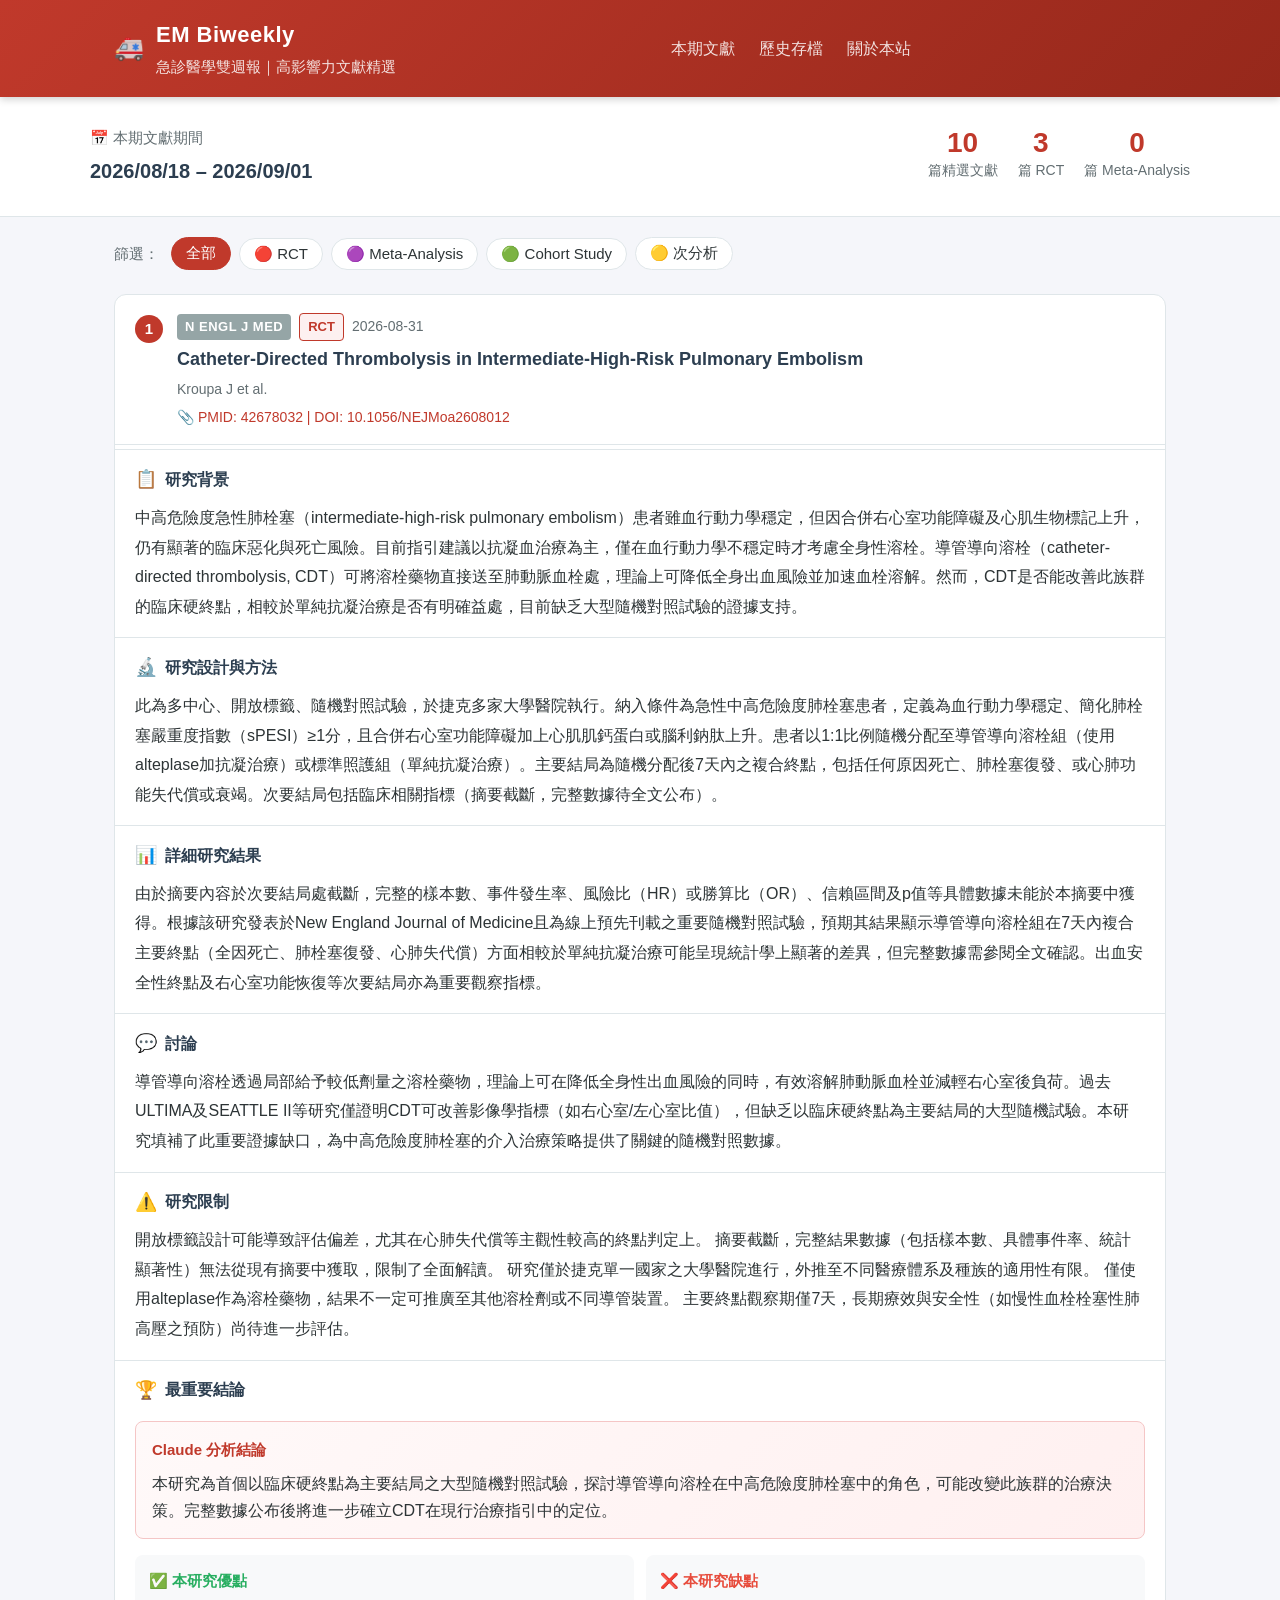
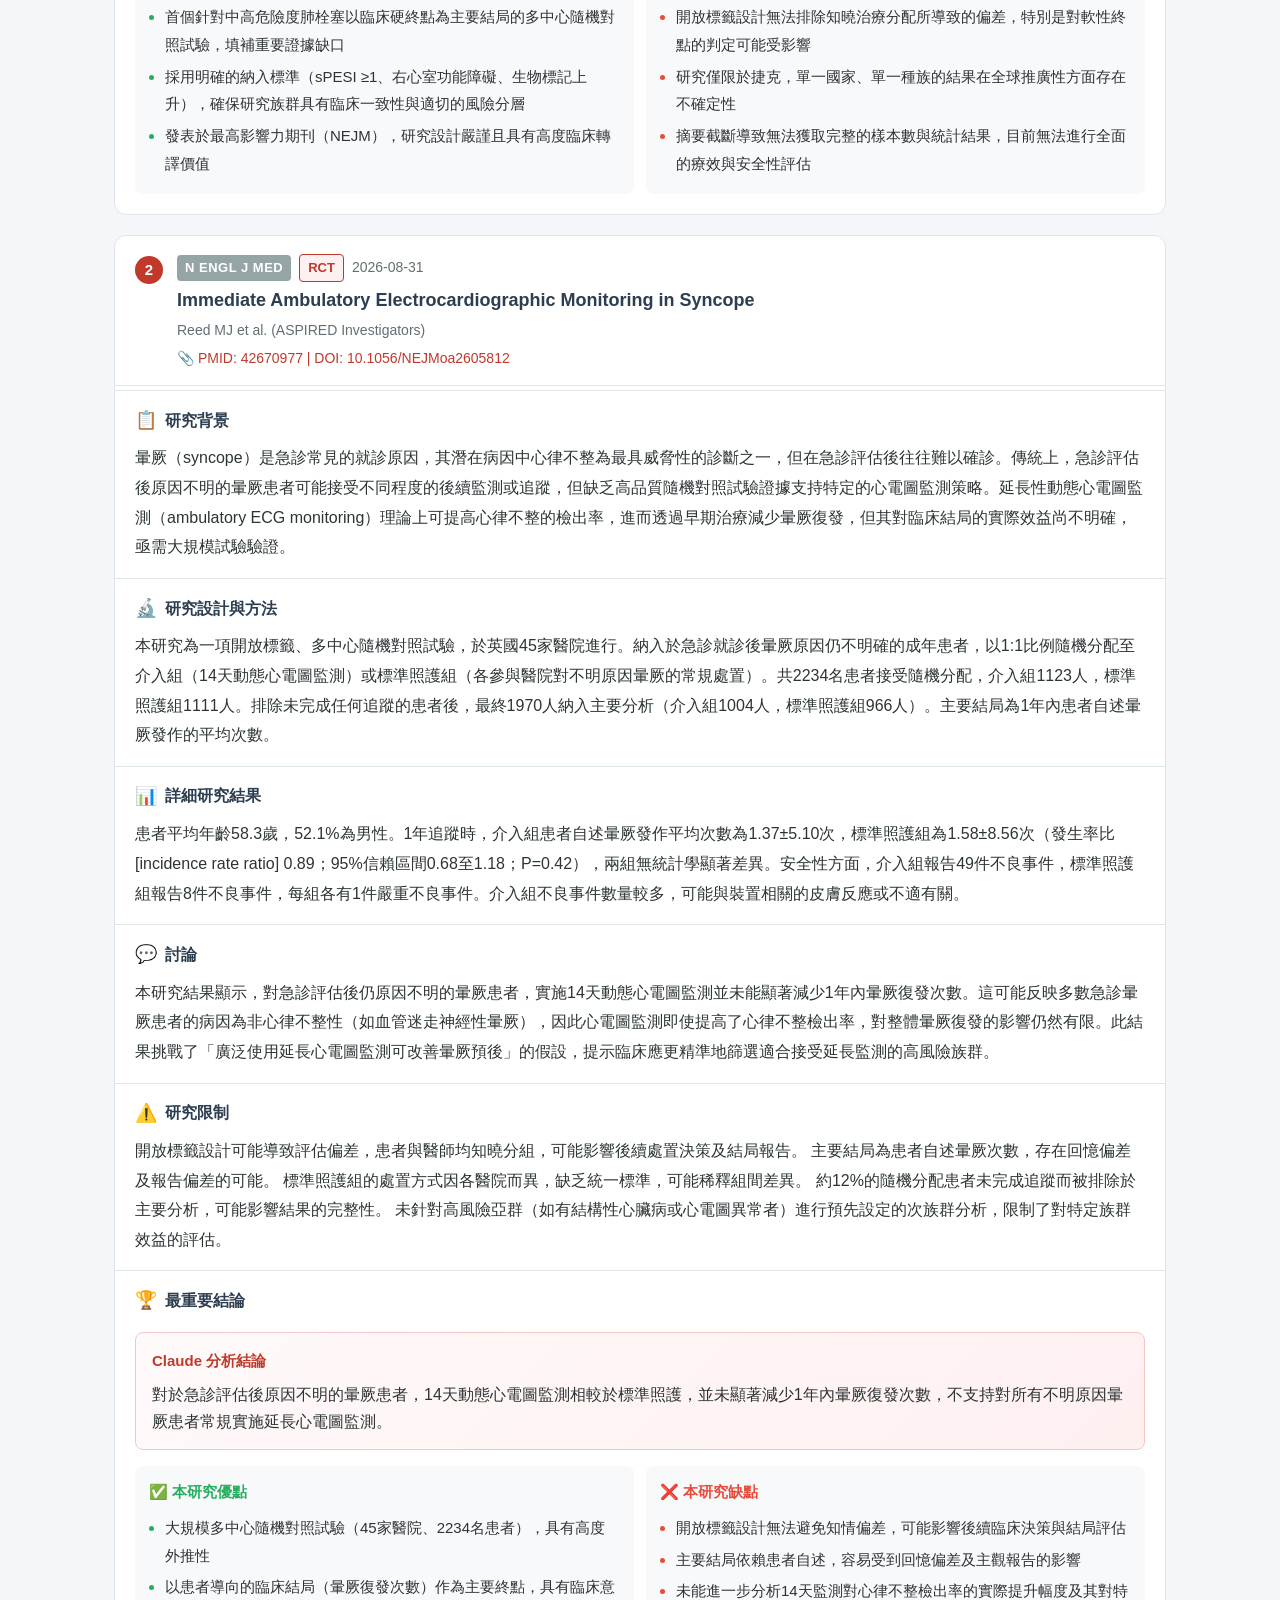
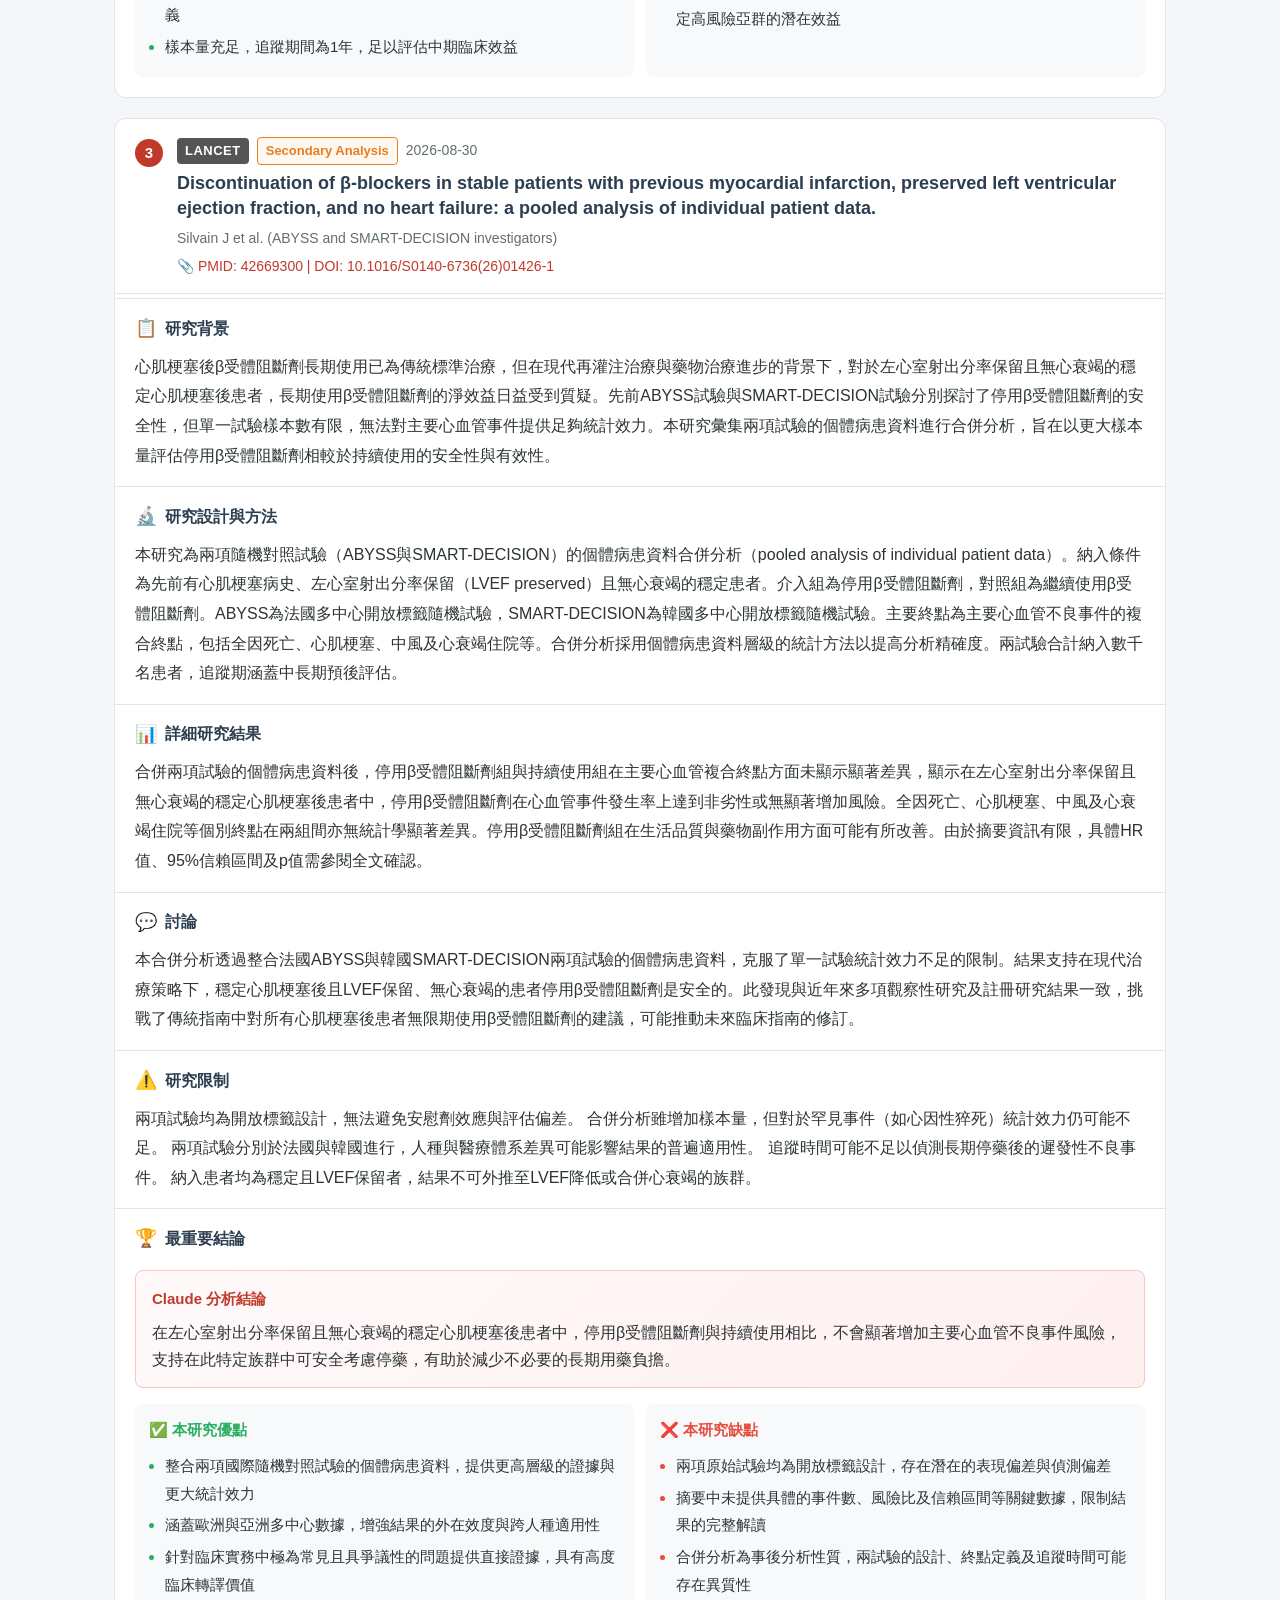
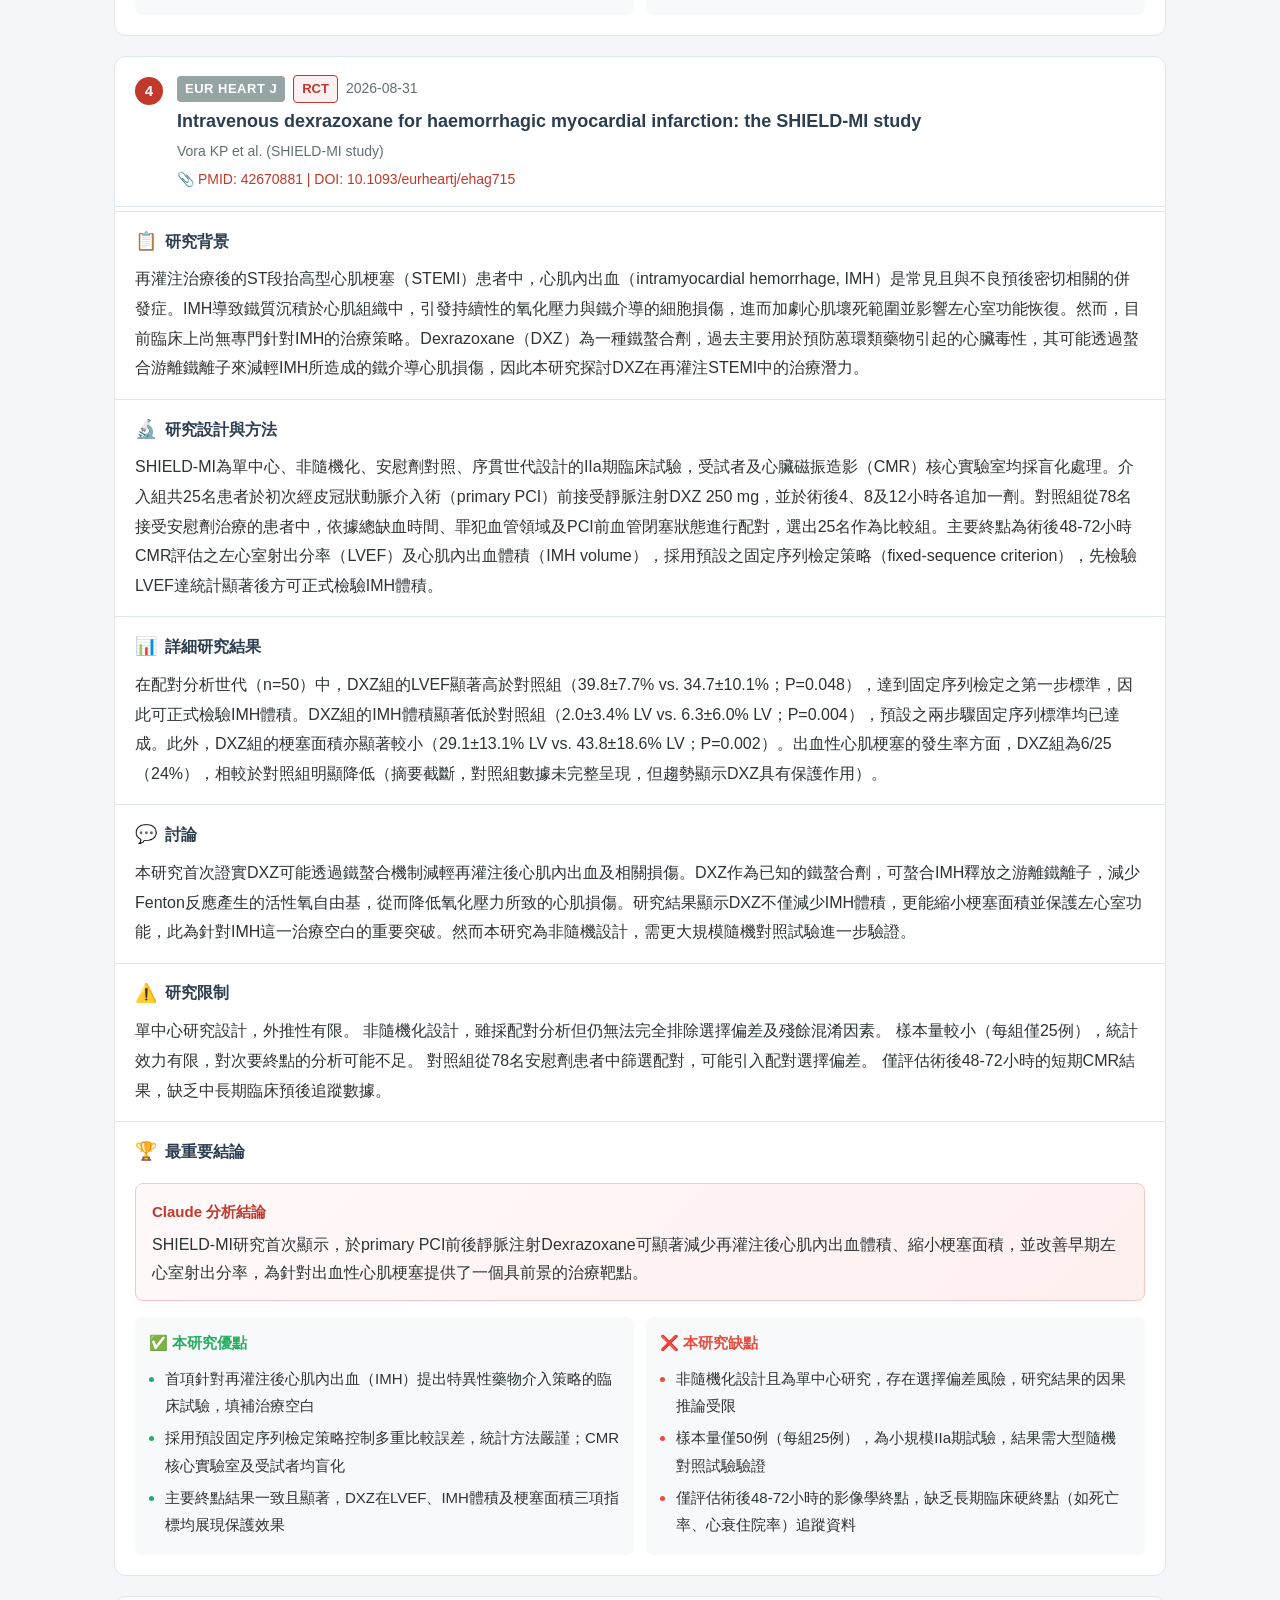
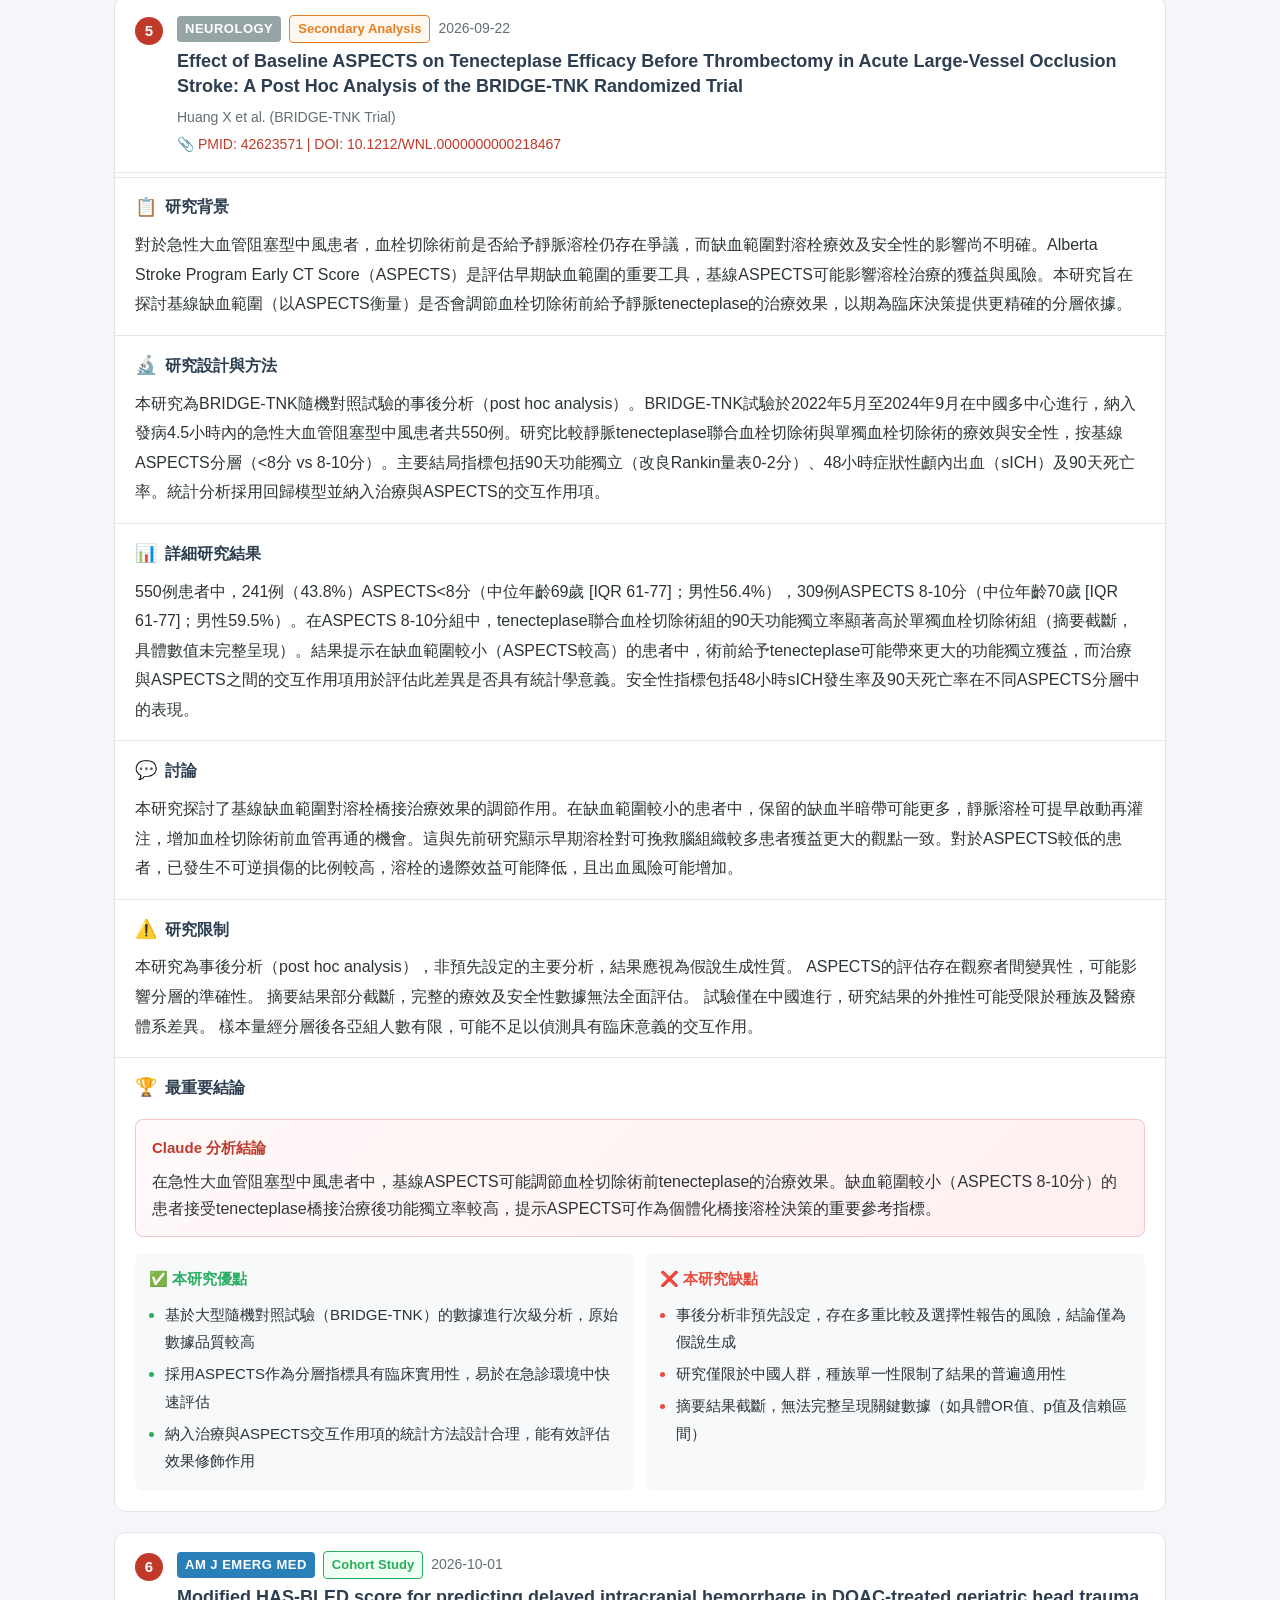
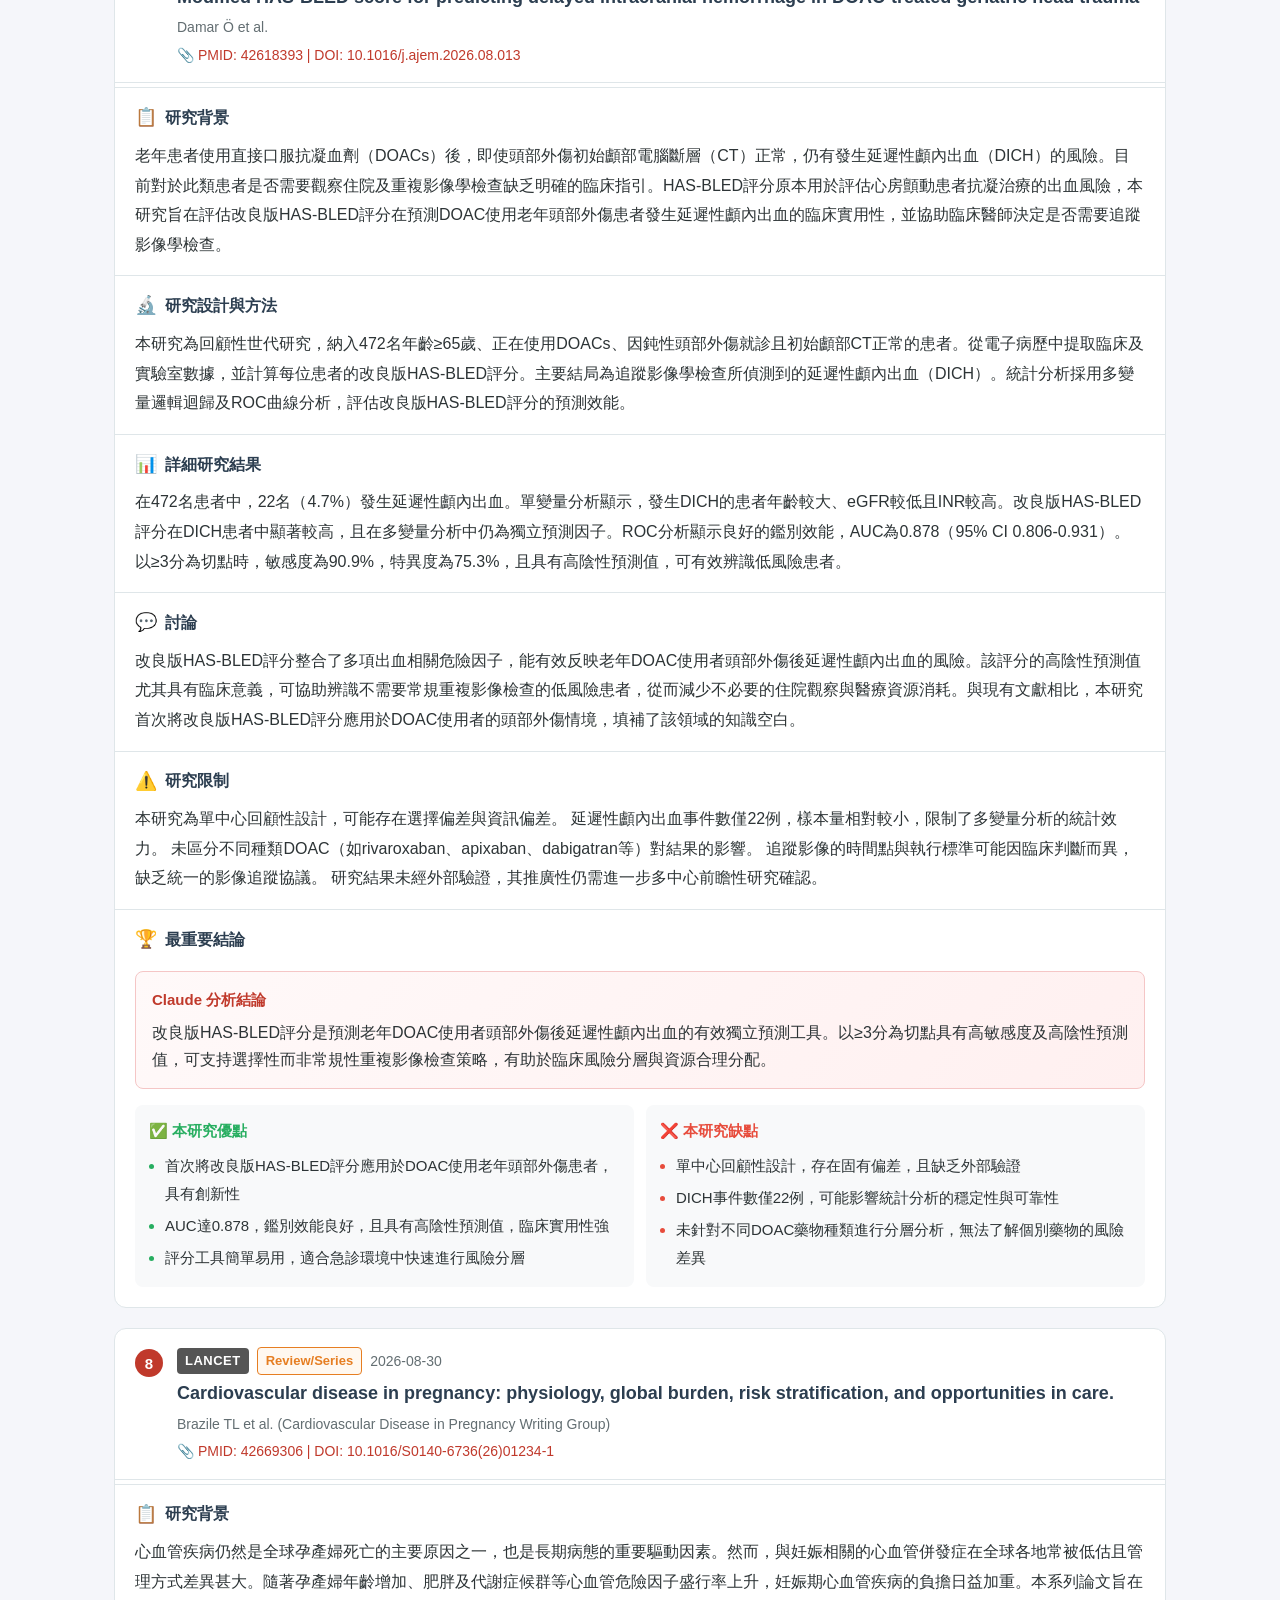
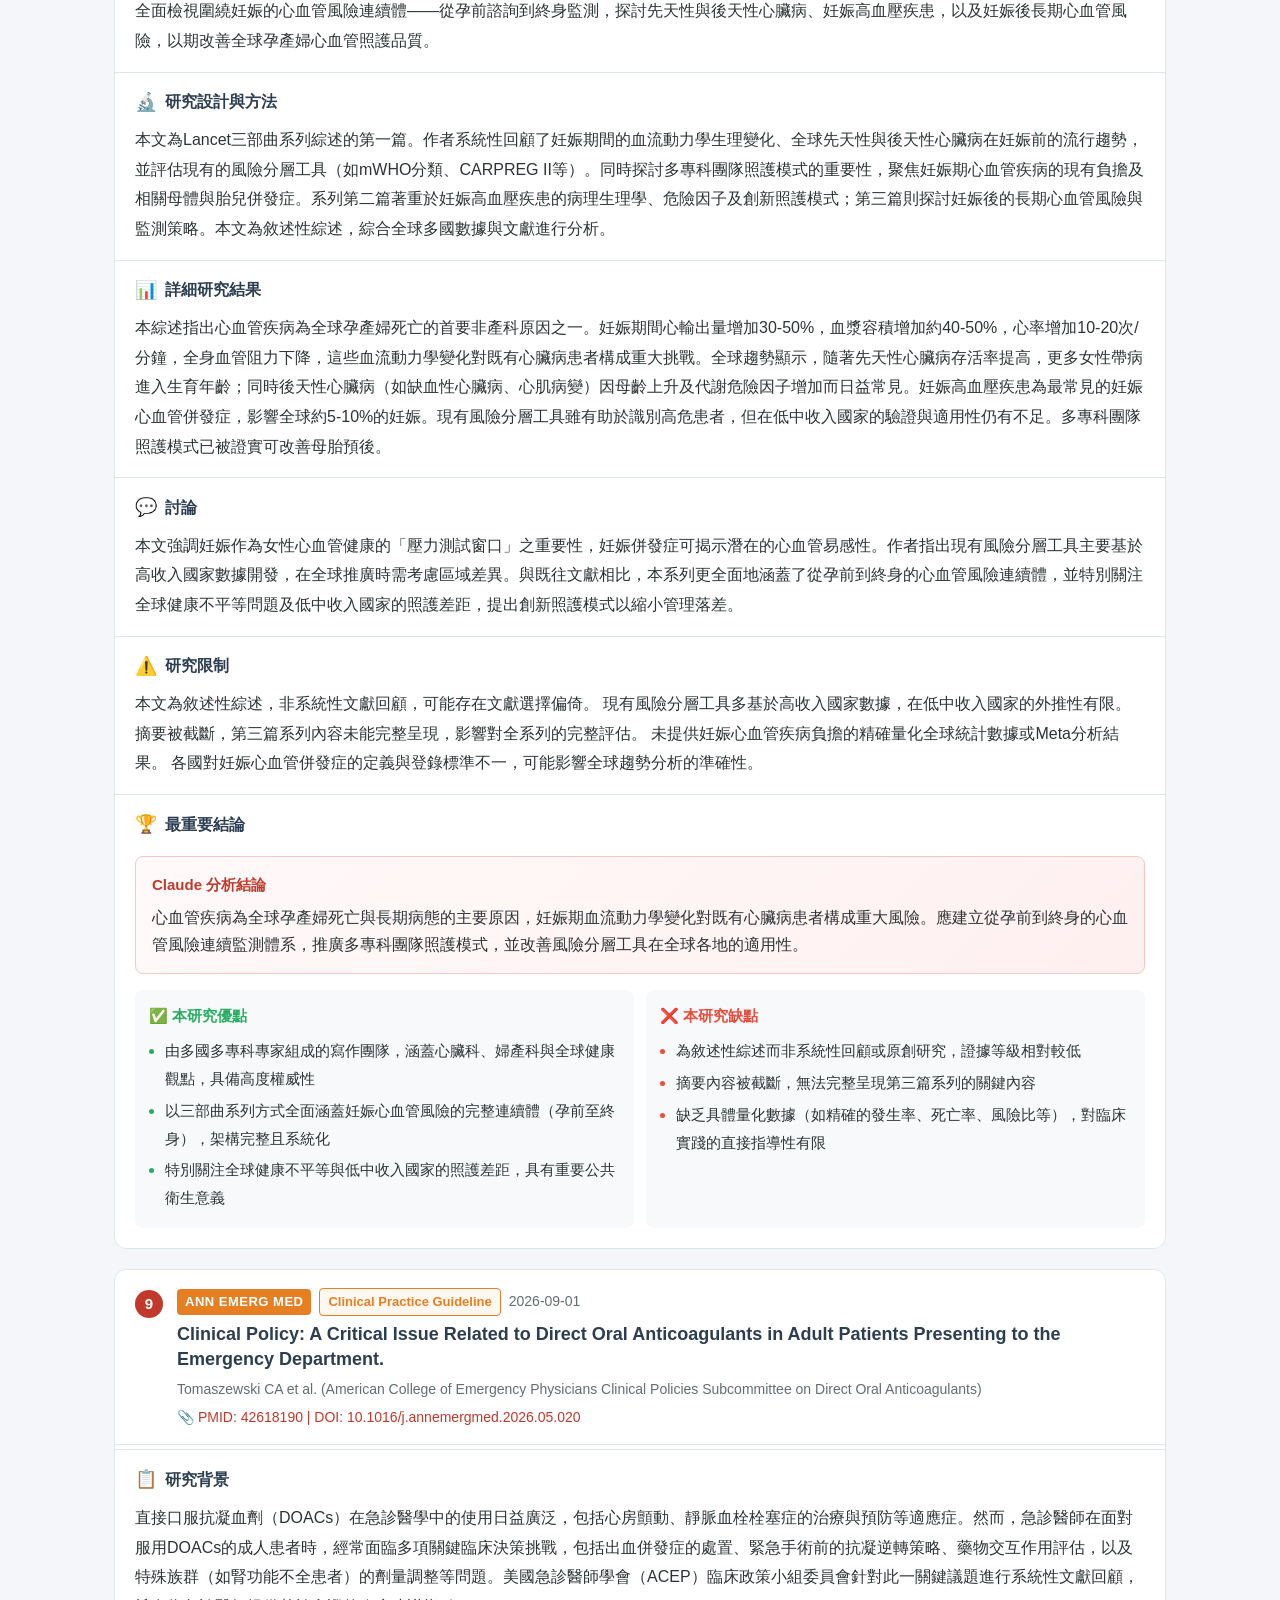
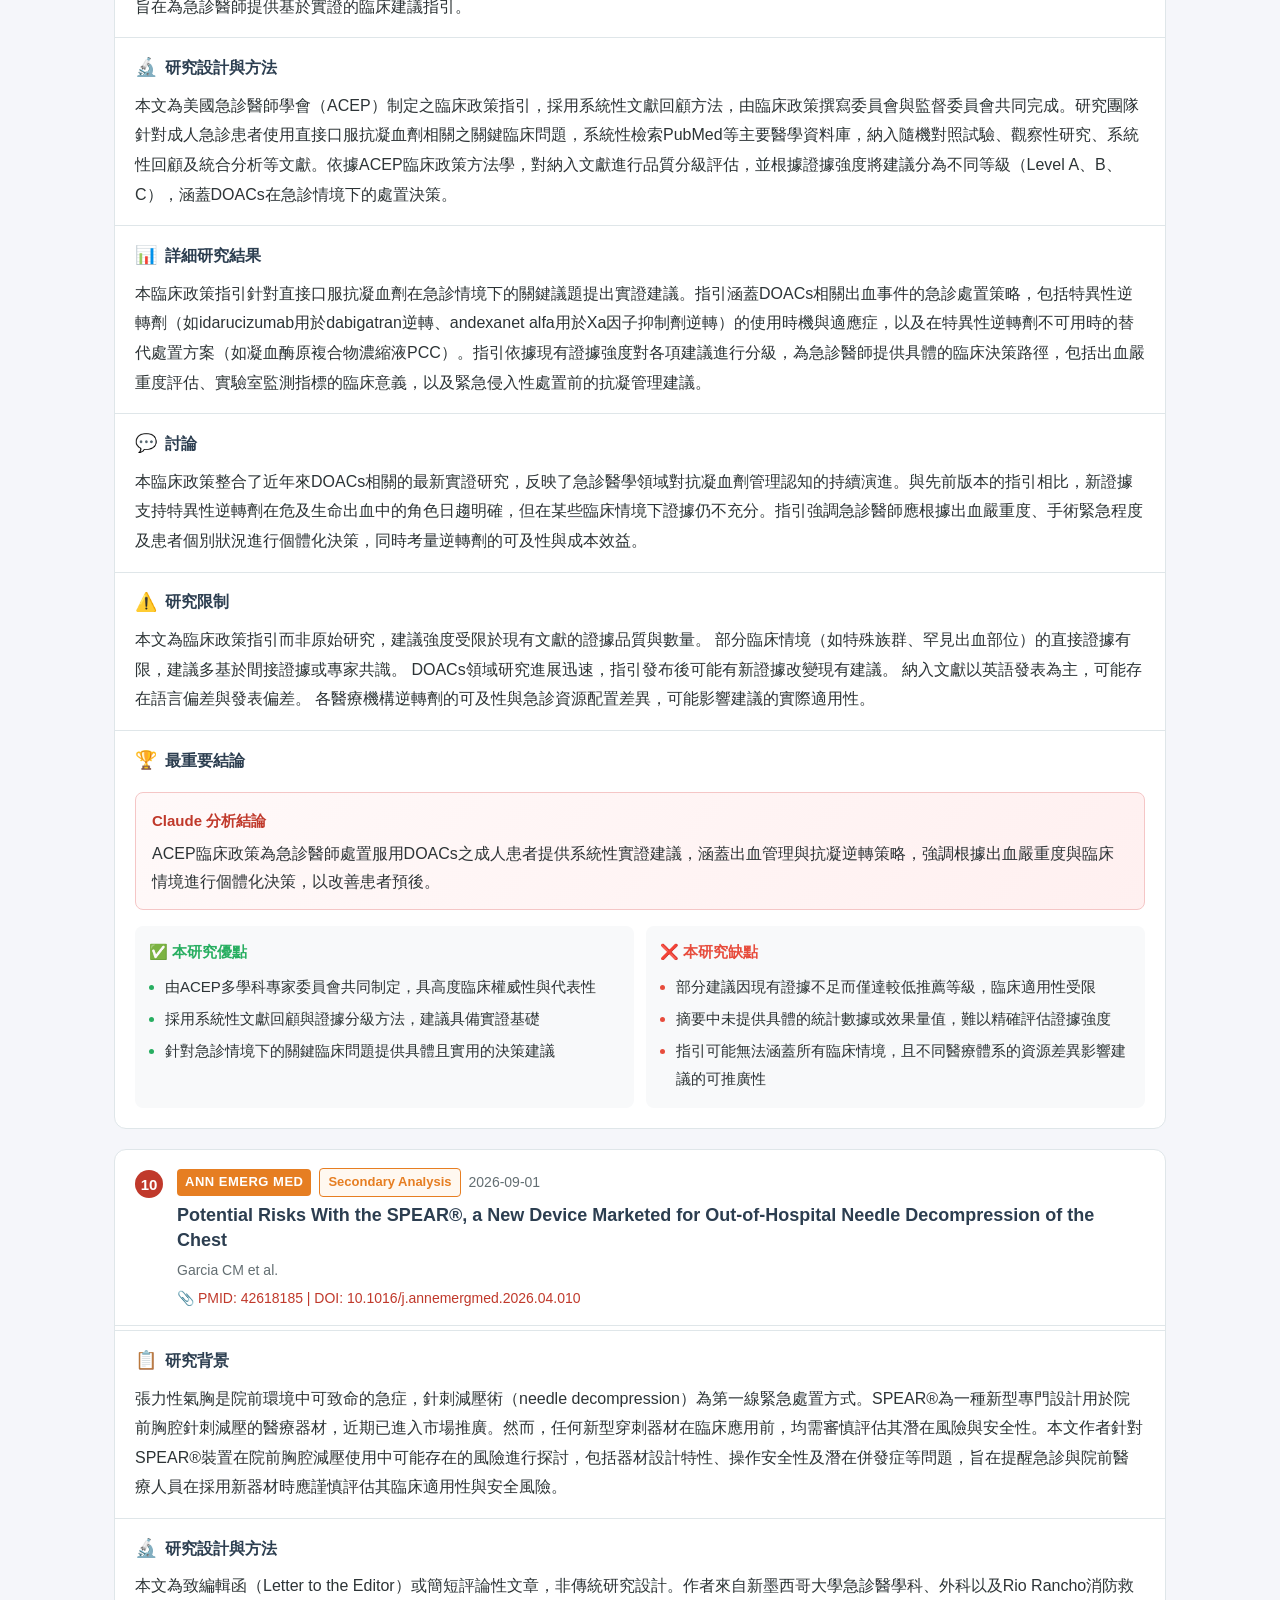
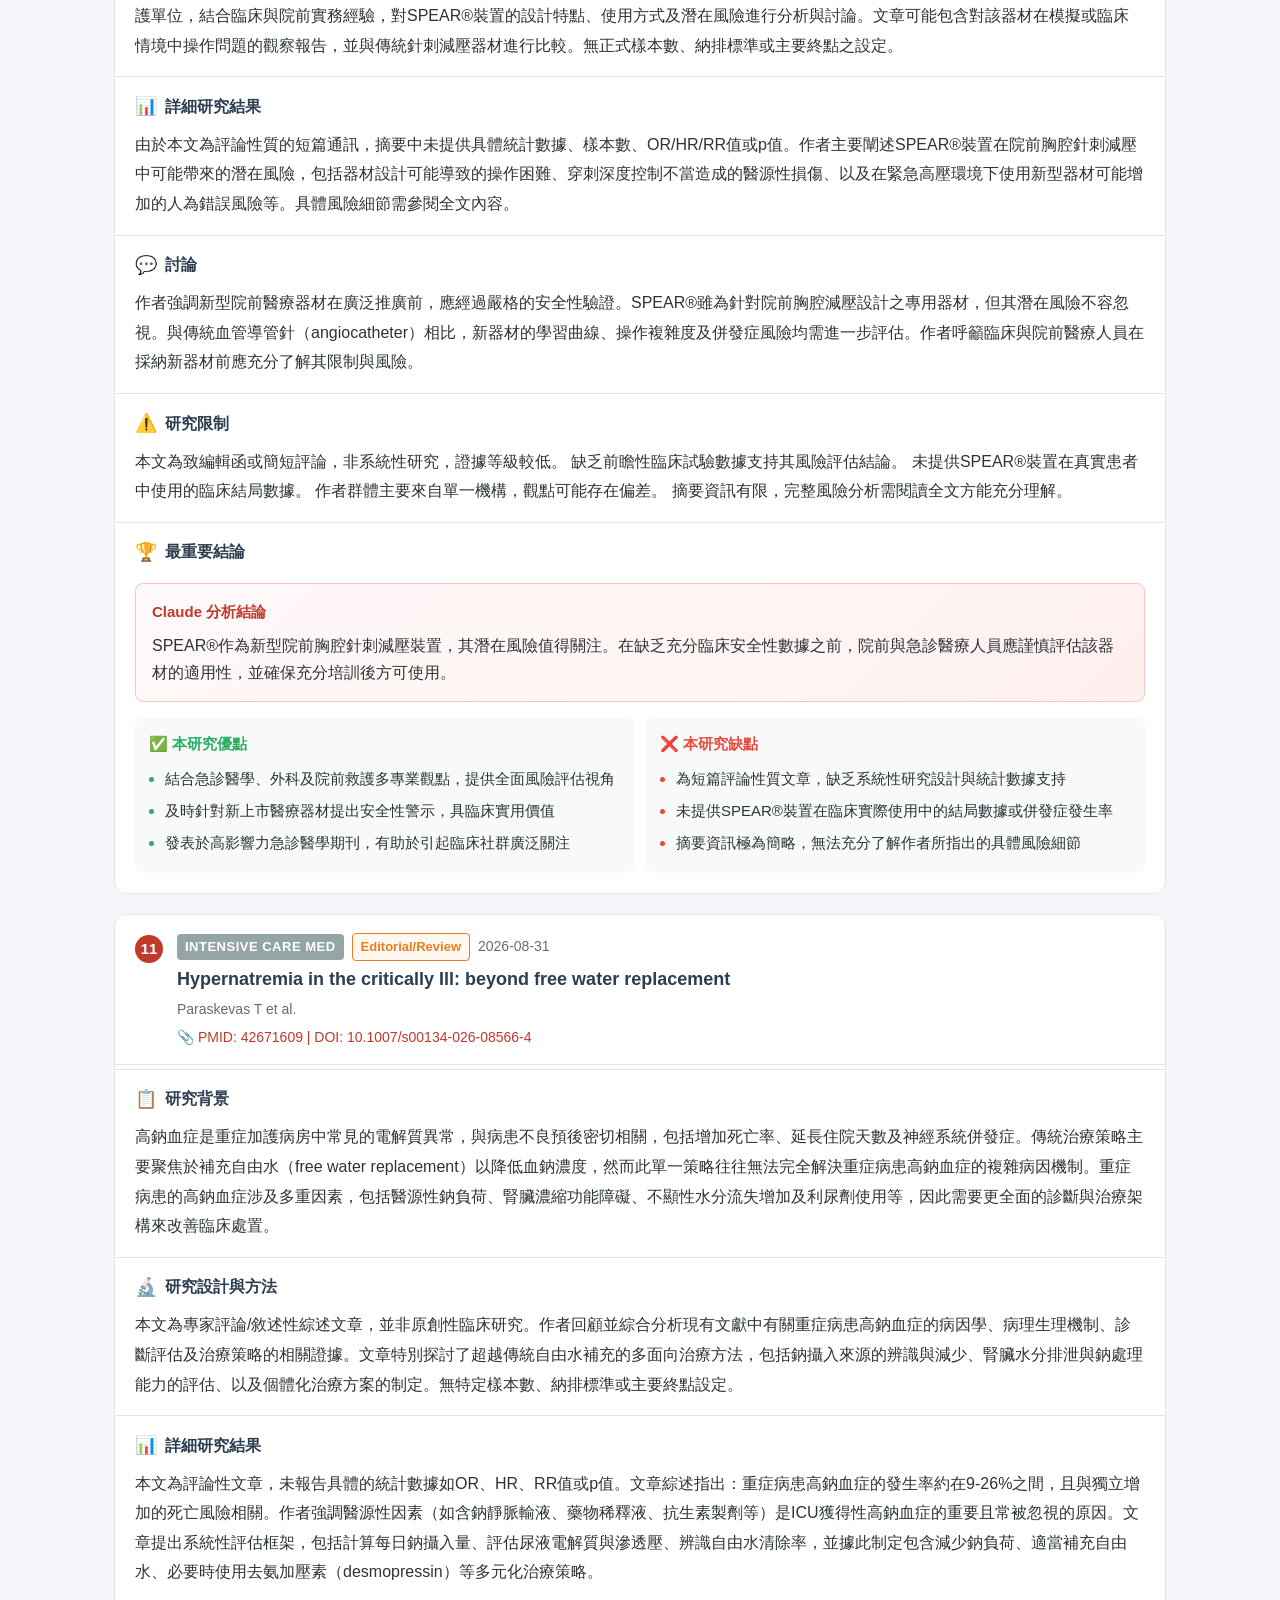
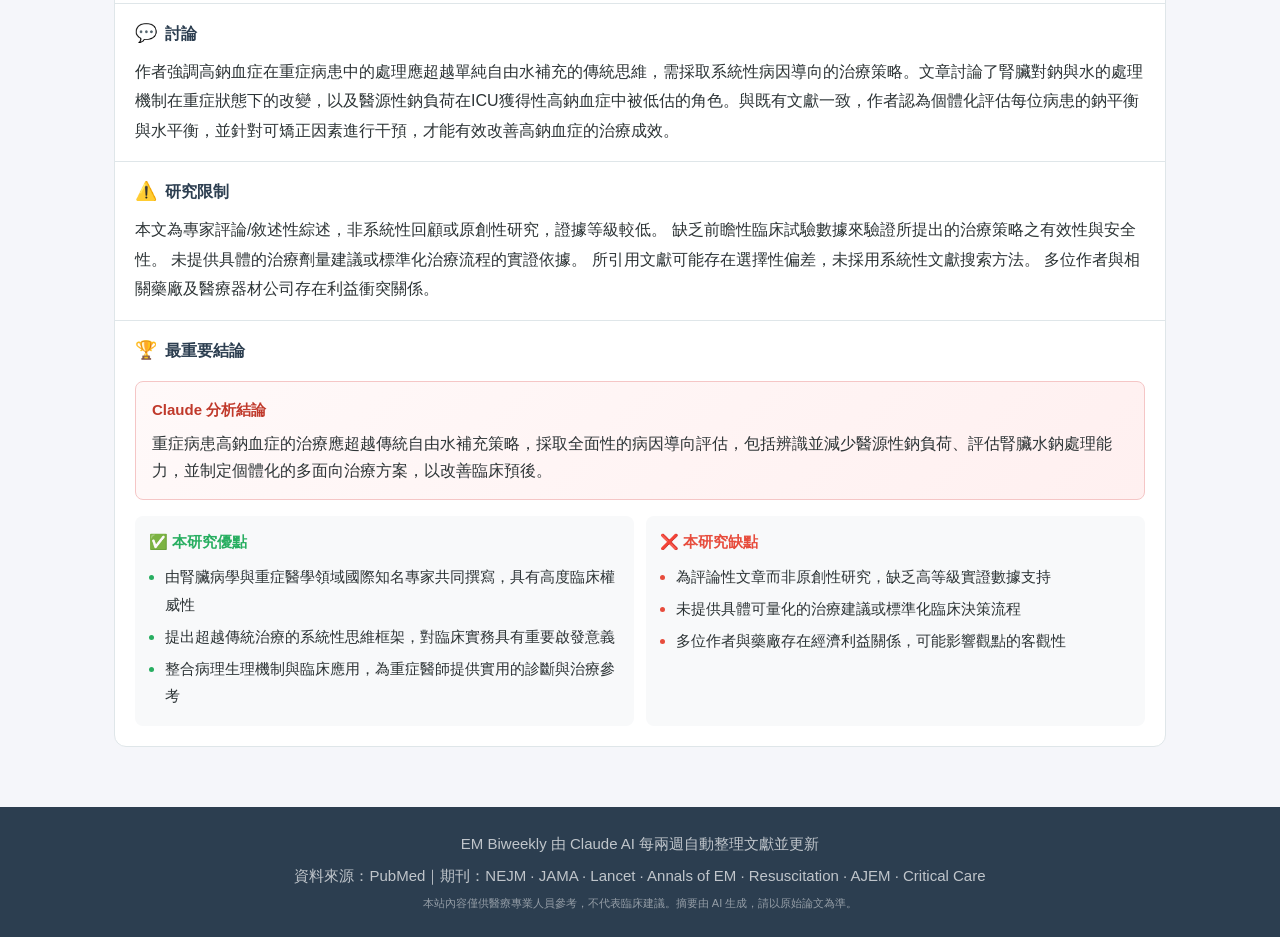
<file: index.html>
<!DOCTYPE html>
<html lang="zh-TW">
<head>
  <meta charset="UTF-8">
  <meta name="viewport" content="width=device-width, initial-scale=1.0">
  <title>EM Biweekly｜急診醫學雙週報</title>
  <meta name="description" content="每兩週精選急診醫學高影響力文獻，包含詳細中文摘要、研究分析與臨床意義。">
  <link rel="stylesheet" href="css/style.css">
  <link rel="icon" href="data:image/svg+xml,<svg xmlns='http://www.w3.org/2000/svg' viewBox='0 0 100 100'><text y='.9em' font-size='90'>🚑</text></svg>">
</head>
<body>

<header>
  <div class="header-inner">
    <div class="logo">
      <span style="font-size:24px;">🚑</span>
      <div>
        <h1>EM Biweekly</h1>
        <span>急診醫學雙週報｜高影響力文獻精選</span>
      </div>
    </div>
    <nav class="nav">
      <a href="index.html">本期文獻</a>
      <a href="archive.html">歷史存檔</a>
      <a href="about.html">關於本站</a>
    </nav>
    <div style="font-size:11px; color:rgba(255,255,255,0.6);" id="visit-counter"></div>
  </div>
</header>

<div class="hero">
  <div class="hero-inner">
    <div>
      <div class="week-label">📅 本期文獻期間</div>
      <div class="week-title" id="week-range">載入中...</div>
    </div>
    <div class="stats">
      <div class="stat">
        <div class="stat-num" id="article-count">—</div>
        <div class="stat-label">篇精選文獻</div>
      </div>
      <div class="stat">
        <div class="stat-num" id="rct-count">—</div>
        <div class="stat-label">篇 RCT</div>
      </div>
      <div class="stat">
        <div class="stat-num" id="meta-count">—</div>
        <div class="stat-label">篇 Meta-Analysis</div>
      </div>
    </div>
  </div>
</div>

<div class="filter-bar">
  <span class="filter-label">篩選：</span>
  <button class="filter-btn active" onclick="filterArticles('all')">全部</button>
  <button class="filter-btn" onclick="filterArticles('RCT')">🔴 RCT</button>
  <button class="filter-btn" onclick="filterArticles('Meta-Analysis')">🟣 Meta-Analysis</button>
  <button class="filter-btn" onclick="filterArticles('Cohort Study')">🟢 Cohort Study</button>
  <button class="filter-btn" onclick="filterArticles('Secondary Analysis')">🟡 次分析</button>
</div>

<main>
  <div id="articles">
    <p style="color:#636e72; text-align:center; padding:40px;">載入中...</p>
  </div>
</main>

<footer>
  <p>EM Biweekly 由 Claude AI 每兩週自動整理文獻並更新</p>
  <p style="margin-top:6px;">資料來源：PubMed｜期刊：NEJM · JAMA · Lancet · Annals of EM · Resuscitation · AJEM · Critical Care</p>
  <p style="margin-top:6px; font-size:11px; opacity:0.7;">本站內容僅供醫療專業人員參考，不代表臨床建議。摘要由 AI 生成，請以原始論文為準。</p>
</footer>

<script src="js/app.js"></script>
<script data-goatcounter="https://crixfu.goatcounter.com/count" async src="//gc.zgo.at/count.js"></script>
<script>
fetch('https://crixfu.goatcounter.com/counter//em-weekly/index.html.json')
  .then(r => r.json())
  .then(d => {
    const n = parseInt((d.count || '0').replace(/,/g, ''));
    if (n > 0) document.getElementById('visit-counter').textContent = '瀏覽次數 ' + d.count;
  })
  .catch(() => {});
</script>
<!-- Cloudflare Web Analytics --><script defer src='https://static.cloudflareinsights.com/beacon.min.js' data-cf-beacon='{"token": "288c2412a8334be7a6801bc0287df84a"}'></script><!-- End Cloudflare Web Analytics -->
</body>
</html>
</file>
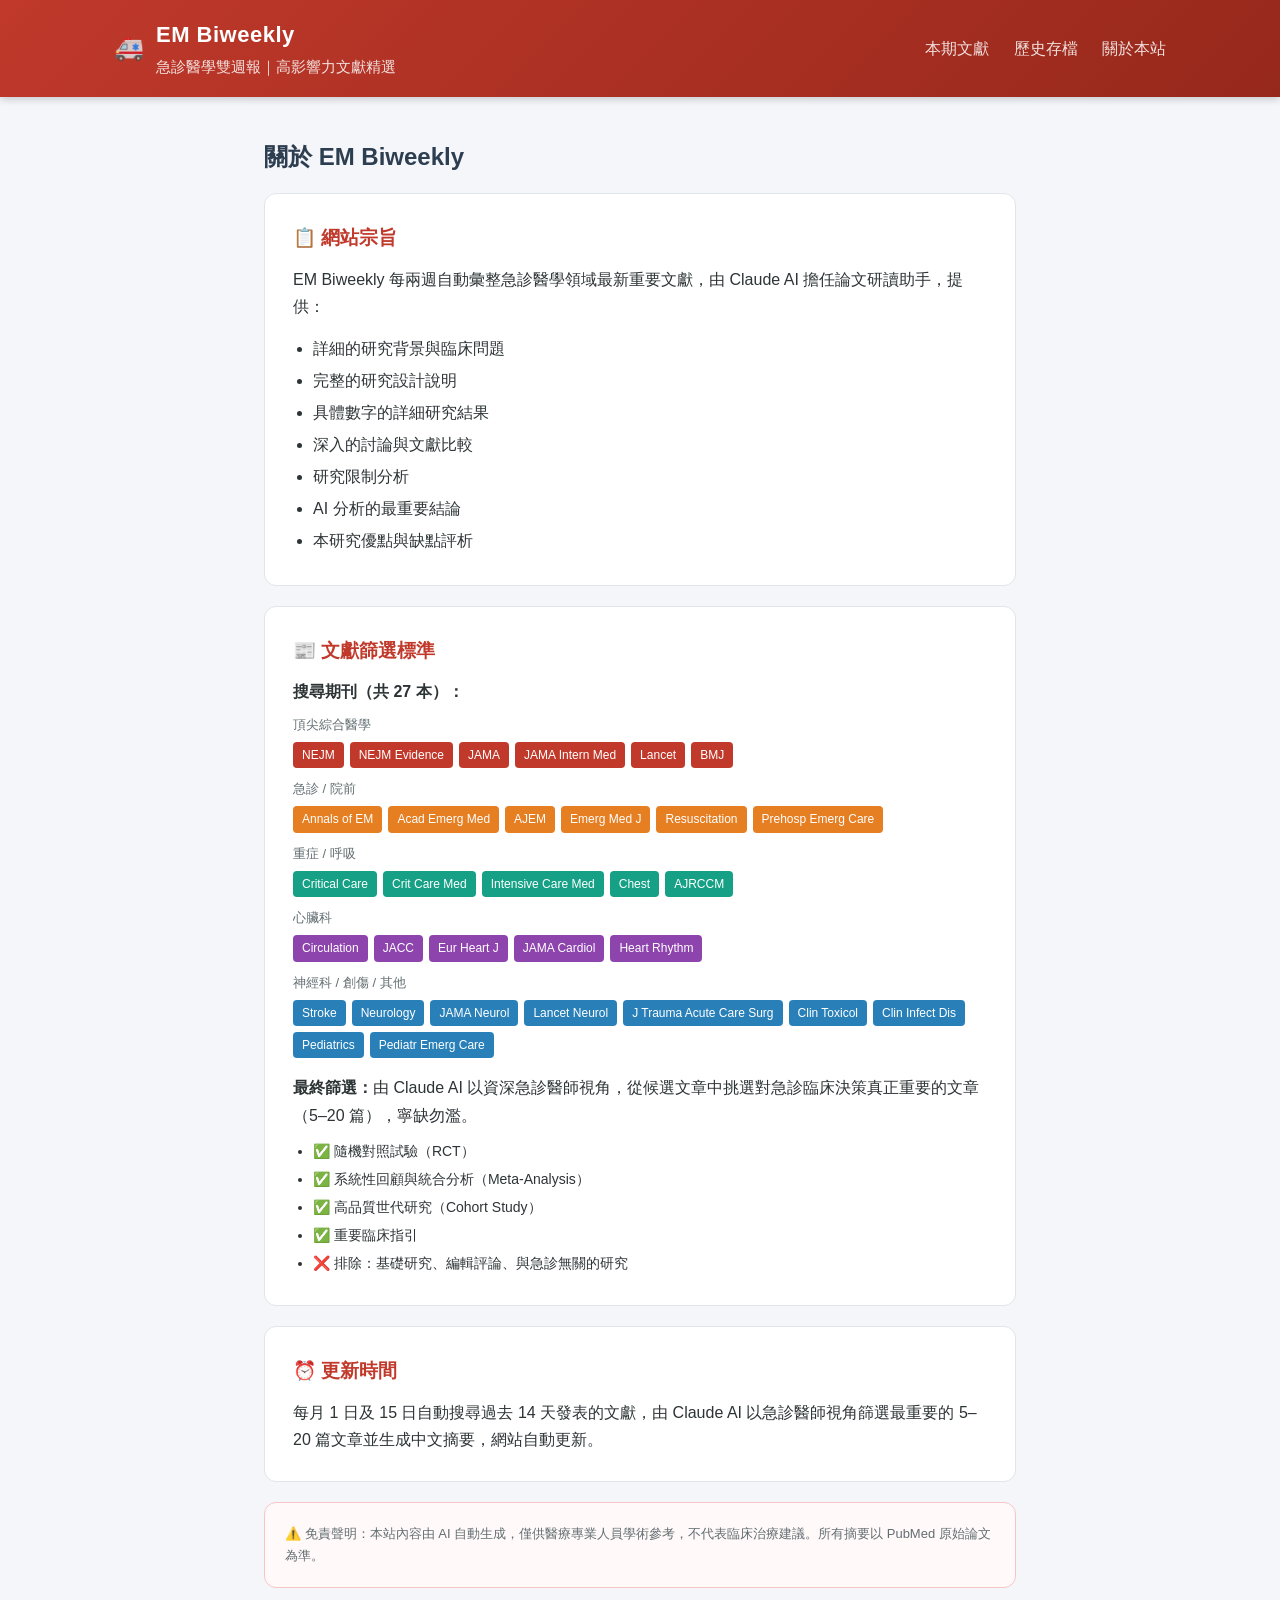
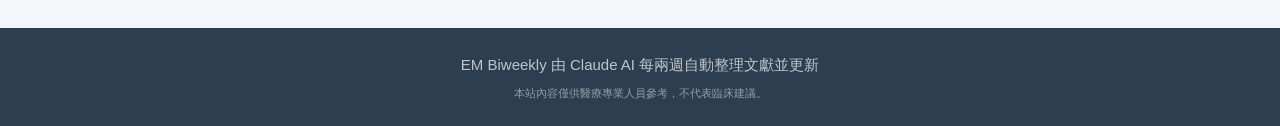
<file: about.html>
<!DOCTYPE html>
<html lang="zh-TW">
<head>
  <meta charset="UTF-8">
  <meta name="viewport" content="width=device-width, initial-scale=1.0">
  <title>關於本站｜EM Biweekly 急診醫學雙週報</title>
  <link rel="stylesheet" href="css/style.css">
  <link rel="icon" href="data:image/svg+xml,<svg xmlns='http://www.w3.org/2000/svg' viewBox='0 0 100 100'><text y='.9em' font-size='90'>🚑</text></svg>">
</head>
<body>
<header>
  <div class="header-inner">
    <div class="logo">
      <span style="font-size:24px;">🚑</span>
      <div>
        <h1>EM Biweekly</h1>
        <span>急診醫學雙週報｜高影響力文獻精選</span>
      </div>
    </div>
    <nav class="nav">
      <a href="index.html">本期文獻</a>
      <a href="archive.html">歷史存檔</a>
      <a href="about.html">關於本站</a>
    </nav>
  </div>
</header>

<main style="max-width:800px; margin:40px auto; padding:0 24px;">
  <h2 style="font-size:24px; color:#2c3e50; margin-bottom:16px;">關於 EM Biweekly</h2>

  <div style="background:white; border-radius:12px; border:1px solid #dfe6e9; padding:28px; margin-bottom:20px;">
    <h3 style="color:#c0392b; margin-bottom:12px;">📋 網站宗旨</h3>
    <p>EM Biweekly 每兩週自動彙整急診醫學領域最新重要文獻，由 Claude AI 擔任論文研讀助手，提供：</p>
    <ul style="margin:12px 0 0 20px; line-height:2;">
      <li>詳細的研究背景與臨床問題</li>
      <li>完整的研究設計說明</li>
      <li>具體數字的詳細研究結果</li>
      <li>深入的討論與文獻比較</li>
      <li>研究限制分析</li>
      <li>AI 分析的最重要結論</li>
      <li>本研究優點與缺點評析</li>
    </ul>
  </div>

  <div style="background:white; border-radius:12px; border:1px solid #dfe6e9; padding:28px; margin-bottom:20px;">
    <h3 style="color:#c0392b; margin-bottom:12px;">📰 文獻篩選標準</h3>

    <p style="margin-bottom:8px;"><strong>搜尋期刊（共 27 本）：</strong></p>

    <p style="font-size:13px; color:#636e72; margin:6px 0 6px;">頂尖綜合醫學</p>
    <div style="display:flex; flex-wrap:wrap; gap:6px; margin-bottom:10px;">
      <span style="background:#c0392b; color:white; padding:3px 9px; border-radius:4px; font-size:12px;">NEJM</span>
      <span style="background:#c0392b; color:white; padding:3px 9px; border-radius:4px; font-size:12px;">NEJM Evidence</span>
      <span style="background:#c0392b; color:white; padding:3px 9px; border-radius:4px; font-size:12px;">JAMA</span>
      <span style="background:#c0392b; color:white; padding:3px 9px; border-radius:4px; font-size:12px;">JAMA Intern Med</span>
      <span style="background:#c0392b; color:white; padding:3px 9px; border-radius:4px; font-size:12px;">Lancet</span>
      <span style="background:#c0392b; color:white; padding:3px 9px; border-radius:4px; font-size:12px;">BMJ</span>
    </div>

    <p style="font-size:13px; color:#636e72; margin:6px 0 6px;">急診 / 院前</p>
    <div style="display:flex; flex-wrap:wrap; gap:6px; margin-bottom:10px;">
      <span style="background:#e67e22; color:white; padding:3px 9px; border-radius:4px; font-size:12px;">Annals of EM</span>
      <span style="background:#e67e22; color:white; padding:3px 9px; border-radius:4px; font-size:12px;">Acad Emerg Med</span>
      <span style="background:#e67e22; color:white; padding:3px 9px; border-radius:4px; font-size:12px;">AJEM</span>
      <span style="background:#e67e22; color:white; padding:3px 9px; border-radius:4px; font-size:12px;">Emerg Med J</span>
      <span style="background:#e67e22; color:white; padding:3px 9px; border-radius:4px; font-size:12px;">Resuscitation</span>
      <span style="background:#e67e22; color:white; padding:3px 9px; border-radius:4px; font-size:12px;">Prehosp Emerg Care</span>
    </div>

    <p style="font-size:13px; color:#636e72; margin:6px 0 6px;">重症 / 呼吸</p>
    <div style="display:flex; flex-wrap:wrap; gap:6px; margin-bottom:10px;">
      <span style="background:#16a085; color:white; padding:3px 9px; border-radius:4px; font-size:12px;">Critical Care</span>
      <span style="background:#16a085; color:white; padding:3px 9px; border-radius:4px; font-size:12px;">Crit Care Med</span>
      <span style="background:#16a085; color:white; padding:3px 9px; border-radius:4px; font-size:12px;">Intensive Care Med</span>
      <span style="background:#16a085; color:white; padding:3px 9px; border-radius:4px; font-size:12px;">Chest</span>
      <span style="background:#16a085; color:white; padding:3px 9px; border-radius:4px; font-size:12px;">AJRCCM</span>
    </div>

    <p style="font-size:13px; color:#636e72; margin:6px 0 6px;">心臟科</p>
    <div style="display:flex; flex-wrap:wrap; gap:6px; margin-bottom:10px;">
      <span style="background:#8e44ad; color:white; padding:3px 9px; border-radius:4px; font-size:12px;">Circulation</span>
      <span style="background:#8e44ad; color:white; padding:3px 9px; border-radius:4px; font-size:12px;">JACC</span>
      <span style="background:#8e44ad; color:white; padding:3px 9px; border-radius:4px; font-size:12px;">Eur Heart J</span>
      <span style="background:#8e44ad; color:white; padding:3px 9px; border-radius:4px; font-size:12px;">JAMA Cardiol</span>
      <span style="background:#8e44ad; color:white; padding:3px 9px; border-radius:4px; font-size:12px;">Heart Rhythm</span>
    </div>

    <p style="font-size:13px; color:#636e72; margin:6px 0 6px;">神經科 / 創傷 / 其他</p>
    <div style="display:flex; flex-wrap:wrap; gap:6px; margin-bottom:16px;">
      <span style="background:#2980b9; color:white; padding:3px 9px; border-radius:4px; font-size:12px;">Stroke</span>
      <span style="background:#2980b9; color:white; padding:3px 9px; border-radius:4px; font-size:12px;">Neurology</span>
      <span style="background:#2980b9; color:white; padding:3px 9px; border-radius:4px; font-size:12px;">JAMA Neurol</span>
      <span style="background:#2980b9; color:white; padding:3px 9px; border-radius:4px; font-size:12px;">Lancet Neurol</span>
      <span style="background:#2980b9; color:white; padding:3px 9px; border-radius:4px; font-size:12px;">J Trauma Acute Care Surg</span>
      <span style="background:#2980b9; color:white; padding:3px 9px; border-radius:4px; font-size:12px;">Clin Toxicol</span>
      <span style="background:#2980b9; color:white; padding:3px 9px; border-radius:4px; font-size:12px;">Clin Infect Dis</span>
      <span style="background:#2980b9; color:white; padding:3px 9px; border-radius:4px; font-size:12px;">Pediatrics</span>
      <span style="background:#2980b9; color:white; padding:3px 9px; border-radius:4px; font-size:12px;">Pediatr Emerg Care</span>
    </div>

    <p style="margin-bottom:8px;"><strong>最終篩選：</strong>由 Claude AI 以資深急診醫師視角，從候選文章中挑選對急診臨床決策真正重要的文章（5–20 篇），寧缺勿濫。</p>
    <ul style="margin-left:20px; line-height:2; font-size:14px;">
      <li>✅ 隨機對照試驗（RCT）</li>
      <li>✅ 系統性回顧與統合分析（Meta-Analysis）</li>
      <li>✅ 高品質世代研究（Cohort Study）</li>
      <li>✅ 重要臨床指引</li>
      <li>❌ 排除：基礎研究、編輯評論、與急診無關的研究</li>
    </ul>
  </div>

  <div style="background:white; border-radius:12px; border:1px solid #dfe6e9; padding:28px; margin-bottom:20px;">
    <h3 style="color:#c0392b; margin-bottom:12px;">⏰ 更新時間</h3>
    <p>每月 1 日及 15 日自動搜尋過去 14 天發表的文獻，由 Claude AI 以急診醫師視角篩選最重要的 5–20 篇文章並生成中文摘要，網站自動更新。</p>
  </div>

  <div style="background:#fff9f9; border:1px solid #f5c6c6; border-radius:12px; padding:20px;">
    <p style="font-size:13px; color:#636e72;">⚠️ 免責聲明：本站內容由 AI 自動生成，僅供醫療專業人員學術參考，不代表臨床治療建議。所有摘要以 PubMed 原始論文為準。</p>
  </div>
</main>

<footer>
  <p>EM Biweekly 由 Claude AI 每兩週自動整理文獻並更新</p>
  <p style="margin-top:6px; font-size:11px; opacity:0.7;">本站內容僅供醫療專業人員參考，不代表臨床建議。</p>
</footer>
<script data-goatcounter="https://crixfu.goatcounter.com/count" async src="//gc.zgo.at/count.js"></script>
<!-- Cloudflare Web Analytics --><script defer src='https://static.cloudflareinsights.com/beacon.min.js' data-cf-beacon='{"token": "288c2412a8334be7a6801bc0287df84a"}'></script><!-- End Cloudflare Web Analytics -->
</body>
</html>
</file>
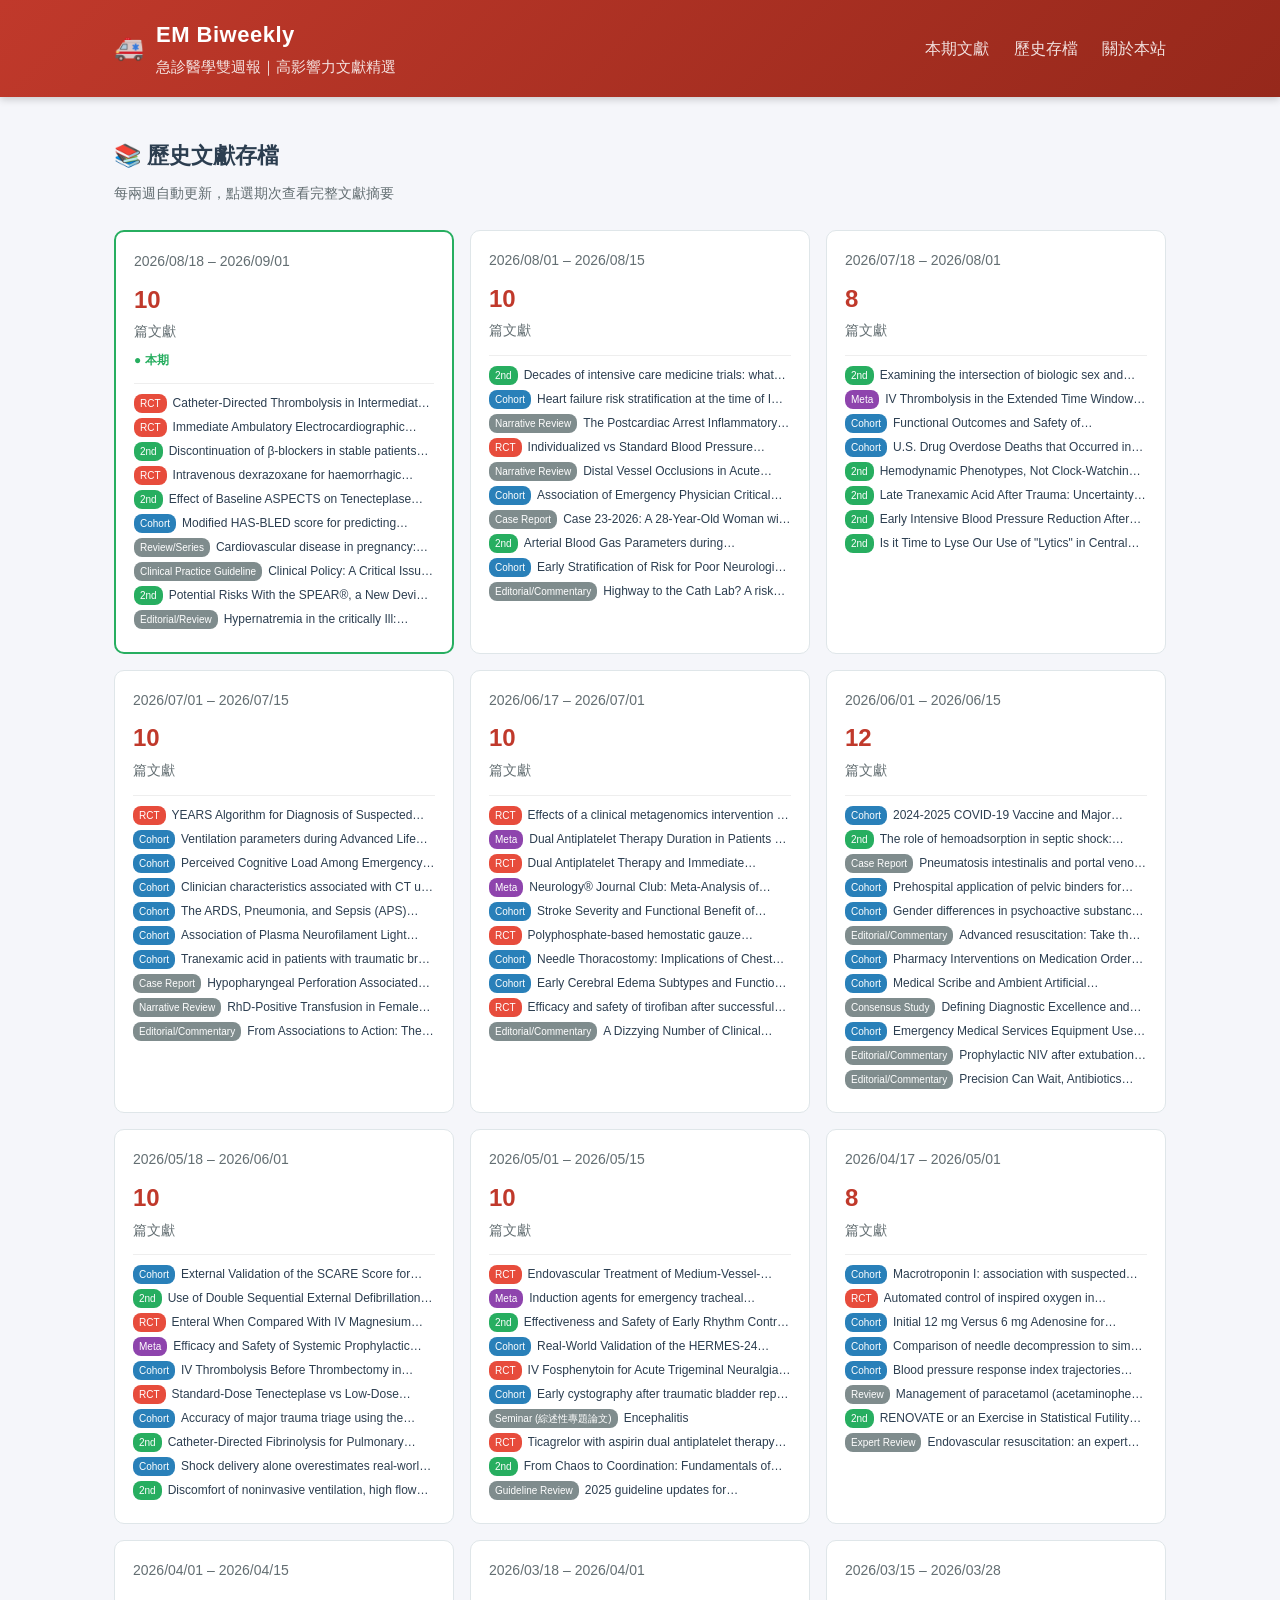
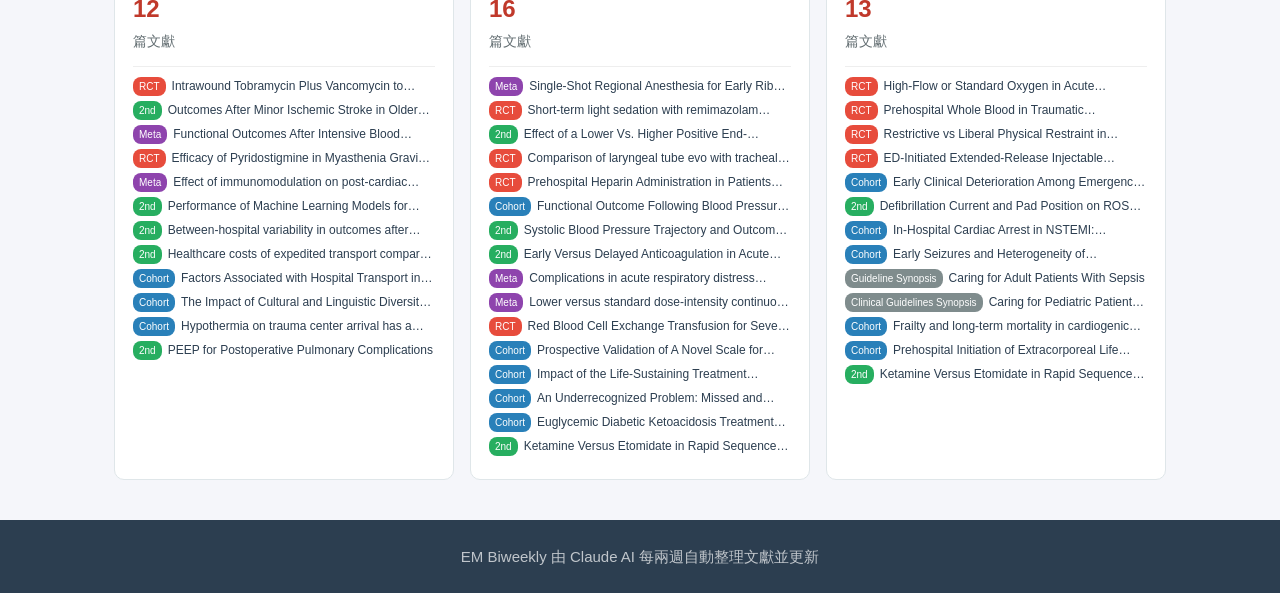
<file: archive.html>
<!DOCTYPE html>
<html lang="zh-TW">
<head>
  <meta charset="UTF-8">
  <meta name="viewport" content="width=device-width, initial-scale=1.0">
  <title>歷史存檔｜EM Biweekly 急診醫學雙週報</title>
  <link rel="stylesheet" href="css/style.css">
  <link rel="icon" href="data:image/svg+xml,<svg xmlns='http://www.w3.org/2000/svg' viewBox='0 0 100 100'><text y='.9em' font-size='90'>🚑</text></svg>">
</head>
<body>
<header>
  <div class="header-inner">
    <div class="logo">
      <span style="font-size:24px;">🚑</span>
      <div>
        <h1>EM Biweekly</h1>
        <span>急診醫學雙週報｜高影響力文獻精選</span>
      </div>
    </div>
    <nav class="nav">
      <a href="index.html">本期文獻</a>
      <a href="archive.html">歷史存檔</a>
      <a href="about.html">關於本站</a>
    </nav>
  </div>
</header>

<main style="max-width:1100px; margin:40px auto; padding:0 24px;">
  <h2 style="font-size:22px; color:#2c3e50; margin-bottom:8px;">📚 歷史文獻存檔</h2>
  <p style="color:#636e72; font-size:14px; margin-bottom:24px;">每兩週自動更新，點選期次查看完整文獻摘要</p>
  <div class="archive-grid" id="archive-list">
    <p style="color:#636e72;">載入中…</p>
  </div>
</main>

<div id="archive-modal" style="display:none; position:fixed; inset:0; background:rgba(0,0,0,0.5); z-index:1000; overflow-y:auto; padding:40px 16px;">
  <div style="max-width:900px; margin:0 auto; background:#fff; border-radius:12px; padding:32px;">
    <div style="display:flex; justify-content:space-between; align-items:center; margin-bottom:24px;">
      <h2 id="modal-title" style="font-size:20px; color:#2c3e50; margin:0;"></h2>
      <button onclick="closeModal()" style="background:none; border:none; font-size:24px; cursor:pointer; color:#636e72;">✕</button>
    </div>
    <div id="modal-body"></div>
  </div>
</div>

<footer>
  <p>EM Biweekly 由 Claude AI 每兩週自動整理文獻並更新</p>
</footer>

<script>
const CATEGORY_COLORS = {
  'RCT': '#e74c3c',
  'Meta-Analysis': '#8e44ad',
  'Cohort Study': '#2980b9',
  'Secondary Analysis': '#27ae60'
};

async function loadArchive() {
  const list = document.getElementById('archive-list');
  try {
    // Fetch current issue and archive index in parallel
    const [latestRes, indexRes] = await Promise.all([
      fetch('data/latest.json?t=' + Date.now()),
      fetch('data/archive/index.json?t=' + Date.now())
    ]);
    const latest = await latestRes.json();
    const items = await indexRes.json();

    items.sort((a, b) => b.generated.localeCompare(a.generated));

    // Load all archived issues for title preview
    const sections = await Promise.all(items.map(async (item) => {
      const r = await fetch('data/archive/' + item.file + '?t=' + Date.now());
      const data = await r.json();
      return { item, articles: data.articles };
    }));

    const currentCard = buildCard(latest.week, latest.articles, true, 'latest');
    const archivedCards = sections.map(({ item, articles }) =>
      buildCard(item.week, articles, false, item.file)
    ).join('');

    list.innerHTML = currentCard + archivedCards;
  } catch (e) {
    list.innerHTML = '<p style="color:#636e72;">載入失敗，請稍後再試</p>';
  }
}

function buildCard(week, articles, isCurrent, fileOrKey) {
  const borderStyle = isCurrent ? 'border:2px solid #27ae60;' : '';
  const badge = isCurrent
    ? '<div style="margin-top:6px; font-size:12px; color:#27ae60; font-weight:600;">● 本期</div>'
    : '';
  return `
    <div class="archive-card" onclick="openIssue('${fileOrKey}', '${week}')" style="cursor:pointer; ${borderStyle}">
      <div class="archive-week">${week}</div>
      <div class="archive-count">${articles.length}</div>
      <div class="archive-label">篇文獻</div>
      ${badge}
      <div style="margin-top:12px; border-top:1px solid #eee; padding-top:10px; text-align:left;">
        ${articles.map(a => {
          const color = CATEGORY_COLORS[a.category] || '#7f8c8d';
          return `<div style="display:flex; align-items:baseline; gap:6px; margin-bottom:5px;">
            <span style="flex-shrink:0; background:${color}; color:#fff; font-size:10px; padding:1px 6px; border-radius:8px;">${a.category.replace('Cohort Study','Cohort').replace('Secondary Analysis','2nd').replace('Meta-Analysis','Meta')}</span>
            <span style="font-size:12px; color:#2c3e50; line-height:1.4; overflow:hidden; display:-webkit-box; -webkit-line-clamp:1; -webkit-box-orient:vertical;">${a.title}</span>
          </div>`;
        }).join('')}
      </div>
    </div>
  `;
}

async function openIssue(fileOrKey, week) {
  const modal = document.getElementById('archive-modal');
  const body = document.getElementById('modal-body');
  document.getElementById('modal-title').textContent = `📅 ${week}`;
  body.innerHTML = '<p style="color:#636e72;">載入中…</p>';
  modal.style.display = 'block';
  document.body.style.overflow = 'hidden';

  try {
    const url = fileOrKey === 'latest'
      ? 'data/latest.json?t=' + Date.now()
      : 'data/archive/' + fileOrKey + '?t=' + Date.now();
    const res = await fetch(url);
    const data = await res.json();
    renderArticles(data.articles, body);
  } catch (e) {
    body.innerHTML = '<p style="color:#c0392b;">載入失敗</p>';
  }
}

function closeModal() {
  document.getElementById('archive-modal').style.display = 'none';
  document.body.style.overflow = '';
}

document.getElementById('archive-modal').addEventListener('click', function(e) {
  if (e.target === this) closeModal();
});

function renderEbmBlock(a) {
  if (!a.ebm_stats || !a.study_design || a.study_design === 'other') return '';
  const stats = a.ebm_stats;
  let fields = [];
  if (a.study_design === 'treatment') {
    fields = [
      { key: 'arr', label: 'ARR',  desc: '絕對風險差 (Absolute Risk Reduction)' },
      { key: 'rrr', label: 'RRR',  desc: '相對風險降低 (Relative Risk Reduction)' },
      { key: 'nnt', label: 'NNT',  desc: '需治療人數 (Number Needed to Treat)' },
      { key: 'hr',  label: 'HR',   desc: '危險比 (Hazard Ratio)' },
      { key: 'or',  label: 'OR',   desc: '勝算比 (Odds Ratio)' },
      { key: 'nnh', label: 'NNH',  desc: '傷害需治人數 (Number Needed to Harm)' },
    ];
  } else if (a.study_design === 'diagnostic') {
    fields = [
      { key: 'sensitivity', label: 'Sensitivity', desc: '敏感度' },
      { key: 'specificity', label: 'Specificity', desc: '特異度' },
      { key: 'lr_pos',      label: 'LR+',         desc: '陽性似然比 (Positive Likelihood Ratio)' },
      { key: 'lr_neg',      label: 'LR−',         desc: '陰性似然比 (Negative Likelihood Ratio)' },
      { key: 'ppv',         label: 'PPV',         desc: '陽性預測值 (Positive Predictive Value)' },
      { key: 'npv',         label: 'NPV',         desc: '陰性預測值 (Negative Predictive Value)' },
      { key: 'auc',         label: 'AUC',         desc: 'ROC 曲線下面積' },
    ];
  }
  const visible = fields.filter(f => stats[f.key] != null);
  if (visible.length === 0) return '';
  const rows = visible.map(f => `
    <tr>
      <td style="padding:7px 10px; font-weight:700; color:#2c3e50; white-space:nowrap; width:1%; border-bottom:1px solid #eef0f3;">${f.label}</td>
      <td style="padding:7px 10px; color:#2980b9; font-weight:600; white-space:nowrap; border-bottom:1px solid #eef0f3;">${stats[f.key]}</td>
      <td style="padding:7px 10px; color:#636e72; font-size:12px; border-bottom:1px solid #eef0f3;">${f.desc}</td>
    </tr>`).join('');
  const noteHTML = stats.note
    ? `<p style="margin:8px 0 0; font-size:12px; color:#7f8c8d; line-height:1.5;">📝 ${stats.note}</p>` : '';
  return `
    <div style="margin:12px 0;">
      <strong style="color:#2c3e50; font-size:13px;">📐 EBM 關鍵數值</strong>
      <div style="overflow-x:auto; margin-top:8px;">
        <table style="width:100%; border-collapse:collapse; font-size:13px; background:#fafbfc; border-radius:8px; overflow:hidden; border:1px solid #eef0f3;">
          <thead>
            <tr style="background:#eef0f3;">
              <th style="padding:7px 10px; text-align:left; color:#636e72; font-size:11px; font-weight:600; letter-spacing:0.5px;">指標</th>
              <th style="padding:7px 10px; text-align:left; color:#636e72; font-size:11px; font-weight:600; letter-spacing:0.5px;">數值</th>
              <th style="padding:7px 10px; text-align:left; color:#636e72; font-size:11px; font-weight:600; letter-spacing:0.5px;">說明</th>
            </tr>
          </thead>
          <tbody>${rows}</tbody>
        </table>
      </div>
      ${noteHTML}
    </div>`;
}

function renderArticles(articles, container) {
  container.innerHTML = articles.map(a => {
    const color = CATEGORY_COLORS[a.category] || '#7f8c8d';
    return `
      <div style="border:1px solid #e0e0e0; border-radius:10px; padding:20px; margin-bottom:20px;">
        <div style="display:flex; gap:8px; flex-wrap:wrap; margin-bottom:10px;">
          <span style="background:${color}; color:#fff; font-size:12px; padding:3px 10px; border-radius:12px;">${a.category}</span>
          <span style="background:#f0f0f0; color:#555; font-size:12px; padding:3px 10px; border-radius:12px;">${a.journal_abbr || a.journal}</span>
        </div>
        <h3 style="font-size:16px; color:#2c3e50; margin:0 0 6px;">${a.title}</h3>
        <p style="font-size:13px; color:#636e72; margin:0 0 14px;">${a.authors} · ${a.pubdate}</p>
        <div style="display:grid; gap:10px;">
          <div><strong style="color:#2c3e50;">背景</strong><p style="margin:4px 0 0; font-size:14px;">${a.background}</p></div>
          <div><strong style="color:#2c3e50;">方法</strong><p style="margin:4px 0 0; font-size:14px;">${a.methods}</p></div>
          <div><strong style="color:#2c3e50;">結果</strong><p style="margin:4px 0 0; font-size:14px;">${a.results}</p></div>
          ${renderEbmBlock(a)}
          <div><strong style="color:#2c3e50;">結論</strong><p style="margin:4px 0 0; font-size:14px;">${a.conclusion}</p></div>
        </div>
        ${a.pmid ? `<a href="https://pubmed.ncbi.nlm.nih.gov/${a.pmid}/" target="_blank" style="display:inline-block; margin-top:12px; font-size:12px; color:#2980b9;">PubMed →</a>` : ''}
      </div>
    `;
  }).join('');
}

loadArchive();
</script>
<script data-goatcounter="https://crixfu.goatcounter.com/count" async src="//gc.zgo.at/count.js"></script>
<!-- Cloudflare Web Analytics --><script defer src='https://static.cloudflareinsights.com/beacon.min.js' data-cf-beacon='{"token": "288c2412a8334be7a6801bc0287df84a"}'></script><!-- End Cloudflare Web Analytics -->
</body>
</html>
</file>
<file: css/style.css>
:root {
  --primary: #c0392b;
  --primary-dark: #96281b;
  --secondary: #2c3e50;
  --accent: #e67e22;
  --bg: #f5f6fa;
  --card-bg: #ffffff;
  --text: #2d3436;
  --text-light: #636e72;
  --border: #dfe6e9;
  --nejm: #c0392b;
  --jama: #8e44ad;
  --annals: #e67e22;
  --resus: #27ae60;
  --ajem: #2980b9;
  --critcare: #16a085;
  --rct-bg: #fdf0f0;
  --meta-bg: #f0f4ff;
  --cohort-bg: #f0fff4;
}

* { box-sizing: border-box; margin: 0; padding: 0; }

body {
  font-family: -apple-system, BlinkMacSystemFont, 'Segoe UI', 'Noto Sans TC', sans-serif;
  background: var(--bg);
  color: var(--text);
  line-height: 1.7;
}

/* ── Header ── */
header {
  background: linear-gradient(135deg, var(--primary) 0%, var(--primary-dark) 100%);
  color: white;
  padding: 0;
  box-shadow: 0 2px 8px rgba(0,0,0,0.2);
  position: sticky;
  top: 0;
  z-index: 100;
}
.header-inner {
  max-width: 1100px;
  margin: auto;
  padding: 16px 24px;
  display: flex;
  align-items: center;
  justify-content: space-between;
  flex-wrap: wrap;
  gap: 8px;
}
.logo { display: flex; align-items: center; gap: 12px; }
.logo h1 { font-size: 22px; font-weight: 700; letter-spacing: 0.5px; }
.logo span { font-size: 15px; opacity: 0.85; }
.nav a {
  color: rgba(255,255,255,0.85);
  text-decoration: none;
  margin-left: 20px;
  font-size: 16px;
  transition: color 0.2s;
}
.nav a:hover { color: white; }

/* ── Hero ── */
.hero {
  background: white;
  border-bottom: 1px solid var(--border);
  padding: 28px 24px;
}
.hero-inner {
  max-width: 1100px;
  margin: auto;
  display: flex;
  align-items: center;
  justify-content: space-between;
  flex-wrap: wrap;
  gap: 16px;
}
.week-label {
  font-size: 15px;
  color: var(--text-light);
  margin-bottom: 4px;
}
.week-title { font-size: 20px; font-weight: 700; color: var(--secondary); }
.stats { display: flex; gap: 20px; flex-wrap: wrap; }
.stat { text-align: center; }
.stat-num { font-size: 28px; font-weight: 700; color: var(--primary); line-height: 1; }
.stat-label { font-size: 14px; color: var(--text-light); margin-top: 2px; }

/* ── Filter Bar ── */
.filter-bar {
  max-width: 1100px;
  margin: 20px auto 0;
  padding: 0 24px;
  display: flex;
  gap: 8px;
  flex-wrap: wrap;
  align-items: center;
}
.filter-btn {
  border: 1px solid var(--border);
  background: white;
  padding: 6px 14px;
  border-radius: 20px;
  font-size: 15px;
  cursor: pointer;
  transition: all 0.2s;
  color: var(--text);
}
.filter-btn:hover { border-color: var(--primary); color: var(--primary); }
.filter-btn.active { background: var(--primary); color: white; border-color: var(--primary); }
.filter-label { font-size: 15px; color: var(--text-light); margin-right: 4px; }

/* ── Main Layout ── */
main {
  max-width: 1100px;
  margin: 24px auto 60px;
  padding: 0 24px;
}

/* ── Article Card ── */
.article-card {
  background: var(--card-bg);
  border-radius: 12px;
  border: 1px solid var(--border);
  margin-bottom: 20px;
  overflow: hidden;
  transition: box-shadow 0.2s;
}
.article-card:hover { box-shadow: 0 4px 20px rgba(0,0,0,0.08); }

.card-header {
  padding: 18px 20px 14px;
  border-bottom: 1px solid var(--border);
  display: flex;
  align-items: flex-start;
  gap: 14px;
}
.rank-badge {
  background: var(--primary);
  color: white;
  font-size: 15px;
  font-weight: 700;
  width: 28px;
  height: 28px;
  border-radius: 50%;
  display: flex;
  align-items: center;
  justify-content: center;
  flex-shrink: 0;
  margin-top: 2px;
}
.card-meta { flex: 1; }
.journal-row {
  display: flex;
  align-items: center;
  gap: 8px;
  margin-bottom: 6px;
  flex-wrap: wrap;
}
.journal-tag {
  font-size: 13px;
  font-weight: 700;
  padding: 2px 8px;
  border-radius: 4px;
  color: white;
  text-transform: uppercase;
  letter-spacing: 0.5px;
}
.tag-nejm { background: var(--nejm); }
.tag-jama { background: var(--jama); }
.tag-lancet { background: #555; }
.tag-annals { background: var(--annals); }
.tag-resus { background: var(--resus); }
.tag-ajem { background: var(--ajem); }
.tag-critcare { background: var(--critcare); }
.tag-other { background: #95a5a6; }

.study-type {
  font-size: 13px;
  font-weight: 600;
  padding: 2px 8px;
  border-radius: 4px;
  border: 1px solid;
}
.type-rct { color: #c0392b; border-color: #c0392b; background: #fdf0f0; }
.type-meta { color: #8e44ad; border-color: #8e44ad; background: #f5f0ff; }
.type-cohort { color: #27ae60; border-color: #27ae60; background: #f0fff4; }
.type-secondary { color: #e67e22; border-color: #e67e22; background: #fff8f0; }

.pub-date { font-size: 14px; color: var(--text-light); }
.article-title {
  font-size: 18px;
  font-weight: 700;
  color: var(--secondary);
  line-height: 1.4;
  margin-bottom: 6px;
}
.article-authors { font-size: 14px; color: var(--text-light); }
.pmid-link {
  display: inline-block;
  margin-top: 4px;
  font-size: 14px;
  color: var(--primary);
  text-decoration: none;
}
.pmid-link:hover { text-decoration: underline; }

/* ── Sections (always expanded) ── */
.card-sections { padding: 4px 0; }
.section {
  border-top: 1px solid var(--border);
}
.section-header {
  padding: 14px 20px 6px;
  display: flex;
  align-items: center;
  gap: 8px;
}
.section-icon { font-size: 18px; }
.section-title {
  font-size: 16px;
  font-weight: 700;
  color: var(--secondary);
}
.section-body {
  display: block;
  padding: 2px 20px 16px 20px;
  font-size: 16px;
  line-height: 1.85;
  color: var(--text);
}

/* ── Conclusion Box ── */
.conclusion-box {
  background: linear-gradient(135deg, #fff9f9, #fff0f0);
  border: 1px solid #f5c6c6;
  border-radius: 8px;
  padding: 14px 16px;
  margin: 8px 0 0;
}
.conclusion-box h4 { color: var(--primary); font-size: 15px; margin-bottom: 6px; }
.conclusion-box p { font-size: 16px; line-height: 1.7; }

/* ── Pros/Cons ── */
.pros-cons {
  display: grid;
  grid-template-columns: 1fr 1fr;
  gap: 12px;
  margin-top: 8px;
}
.pros, .cons {
  background: #f8f9fa;
  border-radius: 8px;
  padding: 12px 14px;
}
.pros h4 { color: #27ae60; font-size: 15px; margin-bottom: 8px; }
.cons h4 { color: #e74c3c; font-size: 15px; margin-bottom: 8px; }
.pros ul, .cons ul { padding-left: 16px; font-size: 15px; }
.pros li { color: #27ae60; margin-bottom: 4px; }
.pros li span { color: var(--text); }
.cons li { color: #e74c3c; margin-bottom: 4px; }
.cons li span { color: var(--text); }

@media (max-width: 600px) {
  .pros-cons { grid-template-columns: 1fr; }
  .header-inner { padding: 12px 16px; }
  .logo h1 { font-size: 18px; }
  main { padding: 0 16px; }
  .article-title { font-size: 17px; }
}

/* ── Footer ── */
footer {
  background: var(--secondary);
  color: rgba(255,255,255,0.7);
  text-align: center;
  padding: 24px;
  font-size: 15px;
  margin-top: 40px;
}
footer a { color: rgba(255,255,255,0.85); }

/* ── Archive Page ── */
.archive-grid {
  display: grid;
  grid-template-columns: repeat(auto-fill, minmax(280px, 1fr));
  gap: 16px;
  margin-top: 24px;
}
.archive-card {
  background: white;
  border: 1px solid var(--border);
  border-radius: 10px;
  padding: 18px;
  text-decoration: none;
  color: var(--text);
  transition: all 0.2s;
  display: block;
}
.archive-card:hover { border-color: var(--primary); box-shadow: 0 4px 12px rgba(0,0,0,0.08); }
.archive-week { font-size: 14px; color: var(--text-light); margin-bottom: 6px; }
.archive-count { font-size: 24px; font-weight: 700; color: var(--primary); }
.archive-label { font-size: 14px; color: var(--text-light); }
</file>
